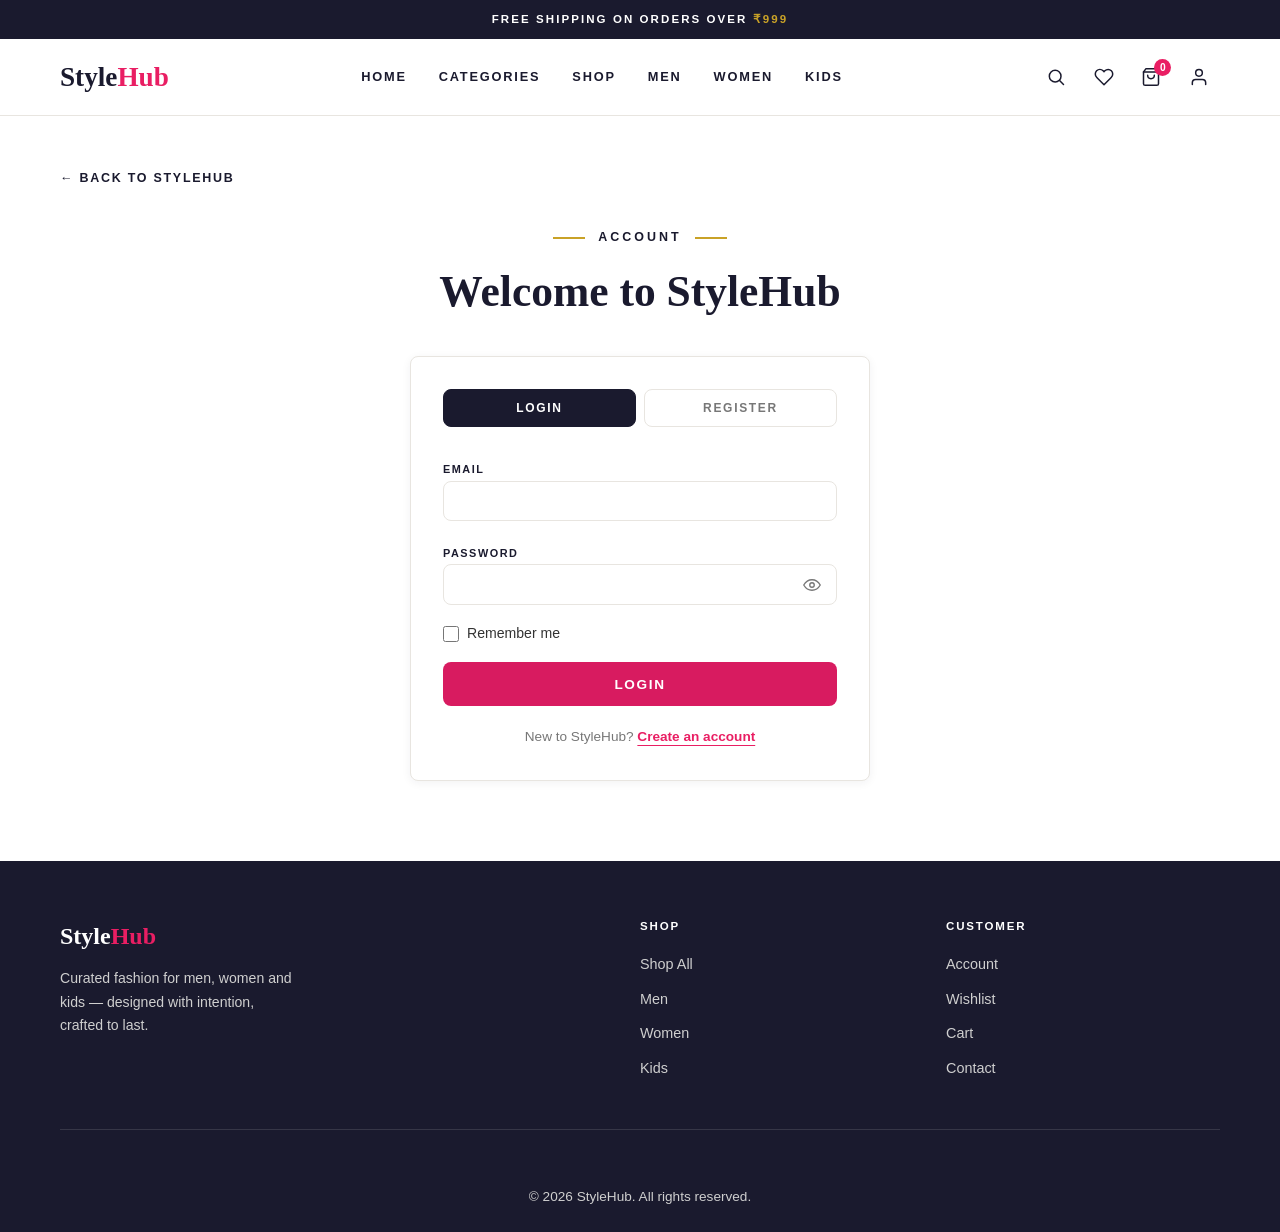
<file: account.html>
<!DOCTYPE html>
<html lang="en">
<head>
    <meta charset="UTF-8" />
    <meta name="viewport" content="width=device-width, initial-scale=1.0" />
    <meta name="description" content="Log in or create your StyleHub account to manage orders, your wishlist and more." />
    <title>Account | StyleHub</title>
    <link rel="stylesheet" href="css/style.css" />
    <script src="js/script.js" defer></script>
</head>

<body data-page="account">
    <a class="skip-link" href="#main-content">Skip to main content</a>

    <div class="announcement-bar" role="region" aria-label="Store announcement">
        <p class="announcement-bar__text">
            Free shipping on orders over <span class="announcement-bar__highlight">₹999</span>
        </p>
    </div>

    <header id="site-header" class="site-header">
        <div class="header__inner container">
            <button id="nav-toggle" class="nav-toggle" type="button" aria-label="Open menu" aria-expanded="false" aria-controls="primary-navigation">
                <span class="nav-toggle__bar"></span>
                <span class="nav-toggle__bar"></span>
                <span class="nav-toggle__bar"></span>
            </button>

            <a href="index.html" class="logo" aria-label="StyleHub - go to homepage">Style<span class="logo__accent">Hub</span></a>

            <nav id="primary-navigation" class="main-nav" aria-label="Primary navigation">
                <ul class="main-nav__list">
                    <li><a class="main-nav__link" href="index.html">Home</a></li>
                    <li><a class="main-nav__link" href="index.html#categories">Categories</a></li>
                    <li><a class="main-nav__link" href="index.html#shop">Shop</a></li>
                    <li><a class="main-nav__link" href="index.html#mens-collection">Men</a></li>
                    <li><a class="main-nav__link" href="index.html#womens-collection">Women</a></li>
                    <li><a class="main-nav__link" href="index.html#kids-collection">Kids</a></li>
                </ul>
            </nav>

            <div class="header-actions">
                <a class="header-action" href="search.html" aria-label="Search"><svg class="header-action__icon" width="20" height="20" viewBox="0 0 24 24" fill="none" stroke="currentColor" stroke-width="1.8" stroke-linecap="round" stroke-linejoin="round" aria-hidden="true" focusable="false"><circle cx="11" cy="11" r="7" /><line x1="21" y1="21" x2="16.3" y2="16.3" /></svg></a>
                <a class="header-action" href="wishlist.html" aria-label="Wishlist"><svg class="header-action__icon" width="20" height="20" viewBox="0 0 24 24" fill="none" stroke="currentColor" stroke-width="1.8" stroke-linecap="round" stroke-linejoin="round" aria-hidden="true" focusable="false"><path d="M20.84 4.61a5.5 5.5 0 0 0-7.78 0L12 5.67l-1.06-1.06a5.5 5.5 0 0 0-7.78 7.78l1.06 1.06L12 21.23l7.78-7.78 1.06-1.06a5.5 5.5 0 0 0 0-7.78z" /></svg></a>
                <a class="header-action" href="cart.html" aria-label="Shopping bag"><svg class="header-action__icon" width="20" height="20" viewBox="0 0 24 24" fill="none" stroke="currentColor" stroke-width="1.8" stroke-linecap="round" stroke-linejoin="round" aria-hidden="true" focusable="false"><path d="M6 2 3 6v14a2 2 0 0 0 2 2h14a2 2 0 0 0 2-2V6l-3-4z" /><line x1="3" y1="6" x2="21" y2="6" /><path d="M16 10a4 4 0 0 1-8 0" /></svg><span id="cart-count" class="cart-count">0</span></a>
                <a class="header-action" href="account.html" aria-label="My account"><svg class="header-action__icon" width="20" height="20" viewBox="0 0 24 24" fill="none" stroke="currentColor" stroke-width="1.8" stroke-linecap="round" stroke-linejoin="round" aria-hidden="true" focusable="false"><path d="M20 21v-2a4 4 0 0 0-4-4H8a4 4 0 0 0-4 4v2" /><circle cx="12" cy="7" r="4" /></svg></a>
            </div>
        </div>
    </header>

    <main id="main-content">
        <section id="account" class="account-page" aria-labelledby="account-heading">
            <div class="container">

                <a class="page-back" href="index.html">&larr; Back to StyleHub</a>

                <header class="featured__header account__header">
                    <p class="featured__eyebrow">Account</p>
                    <h2 id="account-heading" class="featured__title">Welcome to StyleHub</h2>
                </header>

                <!-- Logged-out: authentication card -->
                <div class="account-card" id="account-auth">
                    <div class="account-tabs" aria-label="Choose login or register">
                        <button type="button" id="account-tab-login" class="account-tab is-active" aria-pressed="true">Login</button>
                        <button type="button" id="account-tab-register" class="account-tab" aria-pressed="false">Register</button>
                    </div>

                    <!-- Login form -->
                    <form class="account-form" id="account-login-form" novalidate>
                        <div class="account-field">
                            <label class="shop-filter__label" for="login-email">Email</label>
                            <input type="email" id="login-email" class="checkout-field__input" autocomplete="email" />
                        </div>

                        <div class="account-field">
                            <label class="shop-filter__label" for="login-password">Password</label>
                            <div class="account-field__wrap">
                                <input type="password" id="login-password" class="checkout-field__input" autocomplete="current-password" />
                                <button type="button" id="login-password-toggle" class="account-password-toggle" aria-label="Show password" aria-pressed="false">
                                    <svg viewBox="0 0 24 24" width="18" height="18" fill="none" stroke="currentColor" stroke-width="1.8" stroke-linecap="round" stroke-linejoin="round" aria-hidden="true" focusable="false"><path d="M1 12s4-7 11-7 11 7 11 7-4 7-11 7-11-7-11-7z"/><circle cx="12" cy="12" r="3"/></svg>
                                </button>
                            </div>
                        </div>

                        <label class="account-remember">
                            <input type="checkbox" id="login-remember" />
                            <span>Remember me</span>
                        </label>

                        <p class="account-form__message" id="account-login-message" role="alert" hidden></p>

                        <button type="button" id="account-login-submit" class="btn btn--accent account-form__submit">Login</button>

                        <p class="account-form__switch">New to StyleHub?
                            <a href="#account" id="account-switch-register">Create an account</a>
                        </p>
                    </form>

                    <!-- Register form -->
                    <form class="account-form" id="account-register-form" hidden novalidate>
                        <div class="account-field">
                            <label class="shop-filter__label" for="register-name">Full Name</label>
                            <input type="text" id="register-name" class="checkout-field__input" autocomplete="name" />
                        </div>

                        <div class="account-field">
                            <label class="shop-filter__label" for="register-email">Email</label>
                            <input type="email" id="register-email" class="checkout-field__input" autocomplete="email" />
                        </div>

                        <div class="account-field">
                            <label class="shop-filter__label" for="register-phone">Phone</label>
                            <input type="tel" id="register-phone" class="checkout-field__input" autocomplete="tel" inputmode="numeric" />
                        </div>

                        <div class="account-field">
                            <label class="shop-filter__label" for="register-password">Password</label>
                            <div class="account-field__wrap">
                                <input type="password" id="register-password" class="checkout-field__input" autocomplete="new-password" />
                                <button type="button" id="register-password-toggle" class="account-password-toggle" aria-label="Show password" aria-pressed="false">
                                    <svg viewBox="0 0 24 24" width="18" height="18" fill="none" stroke="currentColor" stroke-width="1.8" stroke-linecap="round" stroke-linejoin="round" aria-hidden="true" focusable="false"><path d="M1 12s4-7 11-7 11 7 11 7-4 7-11 7-11-7-11-7z"/><circle cx="12" cy="12" r="3"/></svg>
                                </button>
                            </div>
                        </div>

                        <div class="account-field">
                            <label class="shop-filter__label" for="register-confirm">Confirm Password</label>
                            <div class="account-field__wrap">
                                <input type="password" id="register-confirm" class="checkout-field__input" autocomplete="new-password" />
                                <button type="button" id="register-confirm-toggle" class="account-password-toggle" aria-label="Show password" aria-pressed="false">
                                    <svg viewBox="0 0 24 24" width="18" height="18" fill="none" stroke="currentColor" stroke-width="1.8" stroke-linecap="round" stroke-linejoin="round" aria-hidden="true" focusable="false"><path d="M1 12s4-7 11-7 11 7 11 7-4 7-11 7-11-7-11-7z"/><circle cx="12" cy="12" r="3"/></svg>
                                </button>
                            </div>
                        </div>

                        <p class="account-form__message" id="account-register-message" role="alert" hidden></p>

                        <button type="button" id="account-register-submit" class="btn btn--accent account-form__submit">Register</button>

                        <p class="account-form__switch">Already have an account?
                            <a href="#account" id="account-switch-login">Log in instead</a>
                        </p>
                    </form>
                </div>

                <!-- Logged-in: account dashboard -->
                <div class="account-dashboard" id="account-logged-in" hidden>
                    <div class="account-dashboard__head">
                        <div>
                            <p class="featured__eyebrow">My Account</p>
                            <h3 class="account-logged-in__greeting">Hello, <span id="account-user-name"></span></h3>
                            <p class="account-logged-in__email" id="account-user-email"></p>
                        </div>
                        <button type="button" id="account-logout" class="btn btn--primary account-logout">Logout</button>
                    </div>

                    <!-- Profile -->
                    <section class="account-panel" aria-labelledby="account-profile-title">
                        <h4 class="account-panel__title" id="account-profile-title">Profile</h4>
                        <dl class="account-profile">
                            <div class="account-profile__row"><dt>Name</dt><dd id="account-profile-name"></dd></div>
                            <div class="account-profile__row"><dt>Email</dt><dd id="account-profile-email"></dd></div>
                            <div class="account-profile__row"><dt>Phone</dt><dd id="account-profile-phone"></dd></div>
                        </dl>
                    </section>

                    <!-- Order history -->
                    <section class="account-panel" aria-labelledby="account-orders-title">
                        <h4 class="account-panel__title" id="account-orders-title">Order History</h4>
                        <div id="account-orders">
                            <!-- Rendered by JavaScript -->
                        </div>
                    </section>

                    <!-- Wishlist -->
                    <section class="account-panel" aria-labelledby="account-wishlist-title">
                        <h4 class="account-panel__title" id="account-wishlist-title">Wishlist</h4>
                        <div class="product-grid account-wishlist-grid" id="account-wishlist-grid">
                            <!-- Rendered by JavaScript -->
                        </div>
                        <p class="account-empty-note" id="account-wishlist-empty" hidden>Your wishlist is empty — tap the heart on any product to save it.</p>
                    </section>

                    <!-- Saved addresses -->
                    <section class="account-panel" aria-labelledby="account-addresses-title">
                        <h4 class="account-panel__title" id="account-addresses-title">Saved Addresses</h4>
                        <div id="account-addresses">
                            <!-- Rendered by JavaScript -->
                        </div>
                        <p class="account-empty-note" id="account-addresses-empty" hidden>No saved addresses yet.</p>
                        <div class="account-address-add">
                            <label class="visually-hidden" for="account-address-input">New address</label>
                            <input type="text" id="account-address-input" class="checkout-field__input" placeholder="Add a new address..." />
                            <button type="button" id="account-address-add" class="cart-coupon__apply">Add</button>
                        </div>
                        <p class="account-form__message" id="account-address-message" role="status" hidden></p>
                    </section>

                    <!-- Size preferences -->
                    <section class="account-panel" aria-labelledby="account-sizes-title">
                        <h4 class="account-panel__title" id="account-sizes-title">Size Preferences</h4>
                        <p class="account-panel__hint">Tap to save your usual sizes.</p>
                        <div class="detail-option__choices" id="account-size-preferences">
                            <!-- Rendered by JavaScript -->
                        </div>
                    </section>
                </div>
            </div>
        </section>
    </main>

    <footer id="site-footer" class="site-footer">
        <div class="container">
            <div class="footer__grid footer__grid--sub">
                <div class="footer__brand">
                    <p class="footer__logo">Style<span>Hub</span></p>
                    <p class="footer__description">Curated fashion for men, women and kids — designed with intention, crafted to last.</p>
                </div>
                <nav class="footer__column" aria-label="Shop links">
                    <h3 class="footer__column-title">Shop</h3>
                    <ul class="footer__links">
                        <li><a href="index.html#shop">Shop All</a></li>
                        <li><a href="index.html#mens-collection">Men</a></li>
                        <li><a href="index.html#womens-collection">Women</a></li>
                        <li><a href="index.html#kids-collection">Kids</a></li>
                    </ul>
                </nav>
                <nav class="footer__column" aria-label="Customer links">
                    <h3 class="footer__column-title">Customer</h3>
                    <ul class="footer__links">
                        <li><a href="account.html">Account</a></li>
                        <li><a href="wishlist.html">Wishlist</a></li>
                        <li><a href="cart.html">Cart</a></li>
                        <li><a href="index.html#contact">Contact</a></li>
                    </ul>
                </nav>
            </div>
            <div class="footer__bottom">
                <p>&copy; <span id="copyright-year">2026</span> StyleHub. All rights reserved.</p>
            </div>
        </div>
    </footer>
</body>
</html>
</file>
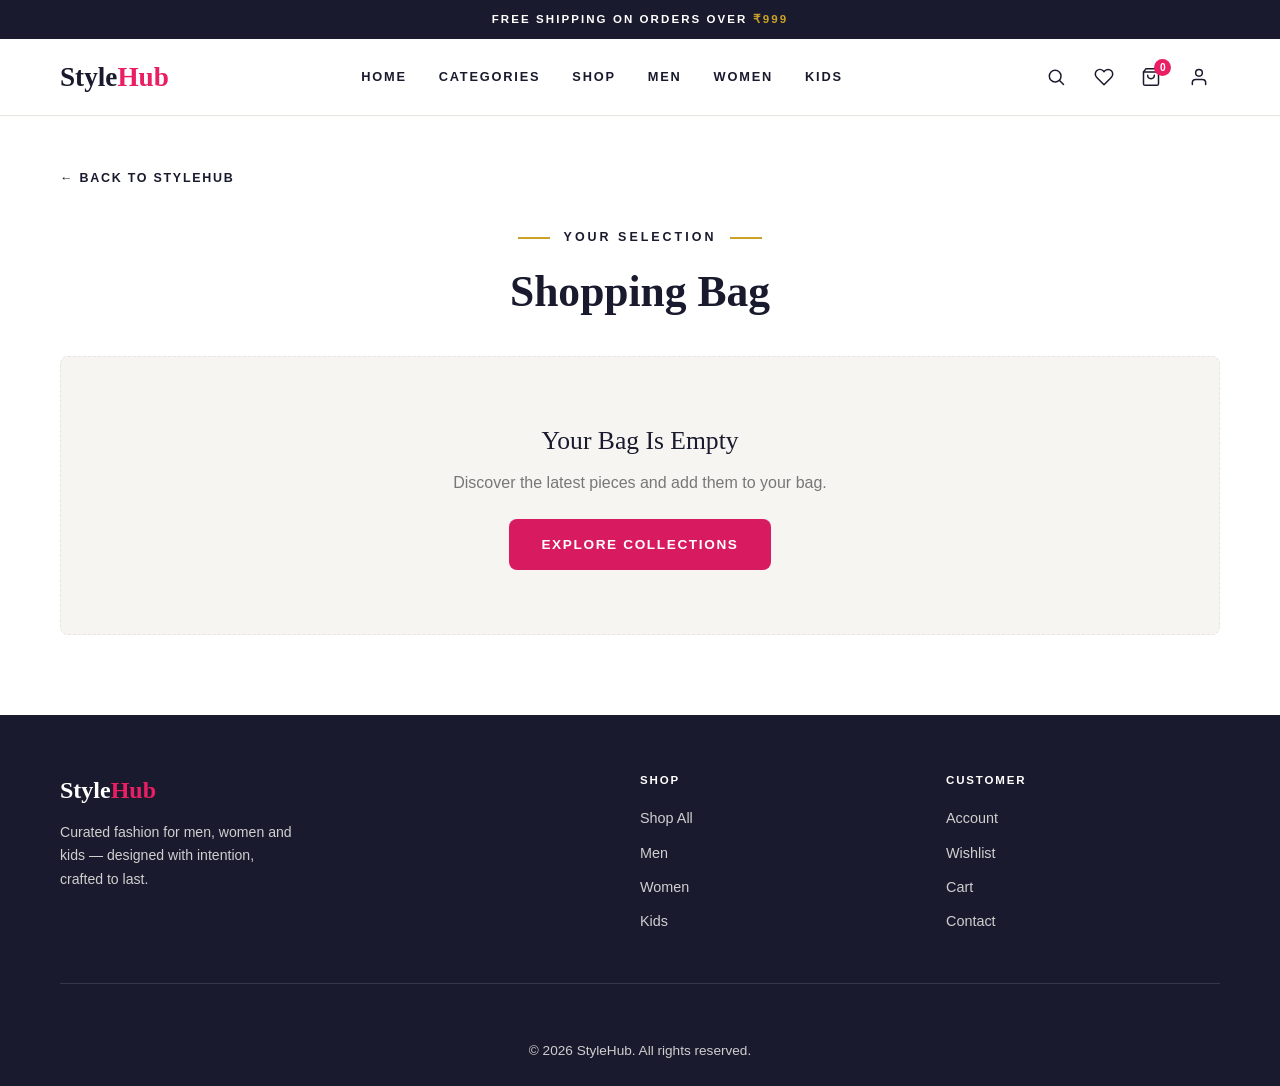
<file: cart.html>
<!DOCTYPE html>
<html lang="en">
<head>
    <meta charset="UTF-8" />
    <meta name="viewport" content="width=device-width, initial-scale=1.0" />
    <meta name="description" content="Your StyleHub shopping bag — review items, quantities and totals before checkout." />
    <title>Shopping Bag | StyleHub</title>
    <link rel="stylesheet" href="css/style.css" />
    <script src="js/script.js" defer></script>
</head>

<body data-page="cart">
    <a class="skip-link" href="#main-content">Skip to main content</a>

    <div class="announcement-bar" role="region" aria-label="Store announcement">
        <p class="announcement-bar__text">
            Free shipping on orders over <span class="announcement-bar__highlight">₹999</span>
        </p>
    </div>

    <header id="site-header" class="site-header">
        <div class="header__inner container">
            <button id="nav-toggle" class="nav-toggle" type="button" aria-label="Open menu" aria-expanded="false" aria-controls="primary-navigation">
                <span class="nav-toggle__bar"></span>
                <span class="nav-toggle__bar"></span>
                <span class="nav-toggle__bar"></span>
            </button>

            <a href="index.html" class="logo" aria-label="StyleHub - go to homepage">Style<span class="logo__accent">Hub</span></a>

            <nav id="primary-navigation" class="main-nav" aria-label="Primary navigation">
                <ul class="main-nav__list">
                    <li><a class="main-nav__link" href="index.html">Home</a></li>
                    <li><a class="main-nav__link" href="index.html#categories">Categories</a></li>
                    <li><a class="main-nav__link" href="index.html#shop">Shop</a></li>
                    <li><a class="main-nav__link" href="index.html#mens-collection">Men</a></li>
                    <li><a class="main-nav__link" href="index.html#womens-collection">Women</a></li>
                    <li><a class="main-nav__link" href="index.html#kids-collection">Kids</a></li>
                </ul>
            </nav>

            <div class="header-actions">
                <a class="header-action" href="search.html" aria-label="Search"><svg class="header-action__icon" width="20" height="20" viewBox="0 0 24 24" fill="none" stroke="currentColor" stroke-width="1.8" stroke-linecap="round" stroke-linejoin="round" aria-hidden="true" focusable="false"><circle cx="11" cy="11" r="7" /><line x1="21" y1="21" x2="16.3" y2="16.3" /></svg></a>
                <a class="header-action" href="wishlist.html" aria-label="Wishlist"><svg class="header-action__icon" width="20" height="20" viewBox="0 0 24 24" fill="none" stroke="currentColor" stroke-width="1.8" stroke-linecap="round" stroke-linejoin="round" aria-hidden="true" focusable="false"><path d="M20.84 4.61a5.5 5.5 0 0 0-7.78 0L12 5.67l-1.06-1.06a5.5 5.5 0 0 0-7.78 7.78l1.06 1.06L12 21.23l7.78-7.78 1.06-1.06a5.5 5.5 0 0 0 0-7.78z" /></svg></a>
                <a class="header-action" href="cart.html" aria-label="Shopping bag"><svg class="header-action__icon" width="20" height="20" viewBox="0 0 24 24" fill="none" stroke="currentColor" stroke-width="1.8" stroke-linecap="round" stroke-linejoin="round" aria-hidden="true" focusable="false"><path d="M6 2 3 6v14a2 2 0 0 0 2 2h14a2 2 0 0 0 2-2V6l-3-4z" /><line x1="3" y1="6" x2="21" y2="6" /><path d="M16 10a4 4 0 0 1-8 0" /></svg><span id="cart-count" class="cart-count">0</span></a>
                <a class="header-action" href="account.html" aria-label="My account"><svg class="header-action__icon" width="20" height="20" viewBox="0 0 24 24" fill="none" stroke="currentColor" stroke-width="1.8" stroke-linecap="round" stroke-linejoin="round" aria-hidden="true" focusable="false"><path d="M20 21v-2a4 4 0 0 0-4-4H8a4 4 0 0 0-4 4v2" /><circle cx="12" cy="7" r="4" /></svg></a>
            </div>
        </div>
    </header>

    <main id="main-content">
        <section id="cart" class="cart-page" aria-labelledby="cart-heading">
            <div class="container">

                <a class="page-back" href="index.html">&larr; Back to StyleHub</a>

                <header class="featured__header cart__header">
                    <p class="featured__eyebrow">Your Selection</p>
                    <h2 id="cart-heading" class="featured__title">Shopping Bag</h2>
                </header>

                <!-- Empty state -->
                <div class="cart-empty" id="cart-empty" hidden>
                    <p class="cart-empty__title">Your Bag Is Empty</p>
                    <p class="cart-empty__text">Discover the latest pieces and add them to your bag.</p>
                    <a class="btn btn--accent" href="index.html#shop">Explore Collections</a>
                </div>

                <!-- Cart content (rendered by JavaScript) -->
                <div class="cart-layout" id="cart-layout" hidden>
                    <div class="cart-items" id="cart-items">
                        <!-- Item rows rendered by renderCart() -->
                    </div>

                    <aside class="cart-summary" aria-label="Order summary">
                        <h3 class="cart-summary__title">Order Summary</h3>

                        <div class="cart-coupon">
                            <label class="shop-filter__label" for="cart-coupon-input">Coupon code</label>
                            <div class="cart-coupon__row">
                                <input type="text" id="cart-coupon-input" class="cart-coupon__input"
                                       placeholder="e.g. STYLE10" autocomplete="off" />
                                <button type="button" id="cart-coupon-apply" class="cart-coupon__apply">Apply</button>
                            </div>
                            <p class="cart-coupon__message" id="cart-coupon-message" role="status" hidden></p>
                        </div>

                        <dl class="cart-totals">
                            <div class="cart-totals__row">
                                <dt>Subtotal</dt>
                                <dd id="cart-subtotal"></dd>
                            </div>
                            <div class="cart-totals__row">
                                <dt>Shipping</dt>
                                <dd id="cart-shipping"></dd>
                            </div>
                            <div class="cart-totals__row" id="cart-discount-row" hidden>
                                <dt>Discount (<span id="cart-discount-code"></span>)</dt>
                                <dd id="cart-discount"></dd>
                            </div>
                            <div class="cart-totals__row cart-totals__row--total">
                                <dt>Total</dt>
                                <dd id="cart-total"></dd>
                            </div>
                        </dl>

                        <a class="btn btn--accent cart-summary__checkout" id="cart-checkout" href="index.html#checkout">Proceed to Checkout</a>
                        <a class="cart-summary__continue" href="index.html#shop">Continue Shopping</a>
                    </aside>
                </div>

            </div>
        </section>
    </main>

    <footer id="site-footer" class="site-footer">
        <div class="container">
            <div class="footer__grid footer__grid--sub">
                <div class="footer__brand">
                    <p class="footer__logo">Style<span>Hub</span></p>
                    <p class="footer__description">Curated fashion for men, women and kids — designed with intention, crafted to last.</p>
                </div>
                <nav class="footer__column" aria-label="Shop links">
                    <h3 class="footer__column-title">Shop</h3>
                    <ul class="footer__links">
                        <li><a href="index.html#shop">Shop All</a></li>
                        <li><a href="index.html#mens-collection">Men</a></li>
                        <li><a href="index.html#womens-collection">Women</a></li>
                        <li><a href="index.html#kids-collection">Kids</a></li>
                    </ul>
                </nav>
                <nav class="footer__column" aria-label="Customer links">
                    <h3 class="footer__column-title">Customer</h3>
                    <ul class="footer__links">
                        <li><a href="account.html">Account</a></li>
                        <li><a href="wishlist.html">Wishlist</a></li>
                        <li><a href="cart.html">Cart</a></li>
                        <li><a href="index.html#contact">Contact</a></li>
                    </ul>
                </nav>
            </div>
            <div class="footer__bottom">
                <p>&copy; <span id="copyright-year">2026</span> StyleHub. All rights reserved.</p>
            </div>
        </div>
    </footer>
</body>
</html>
</file>
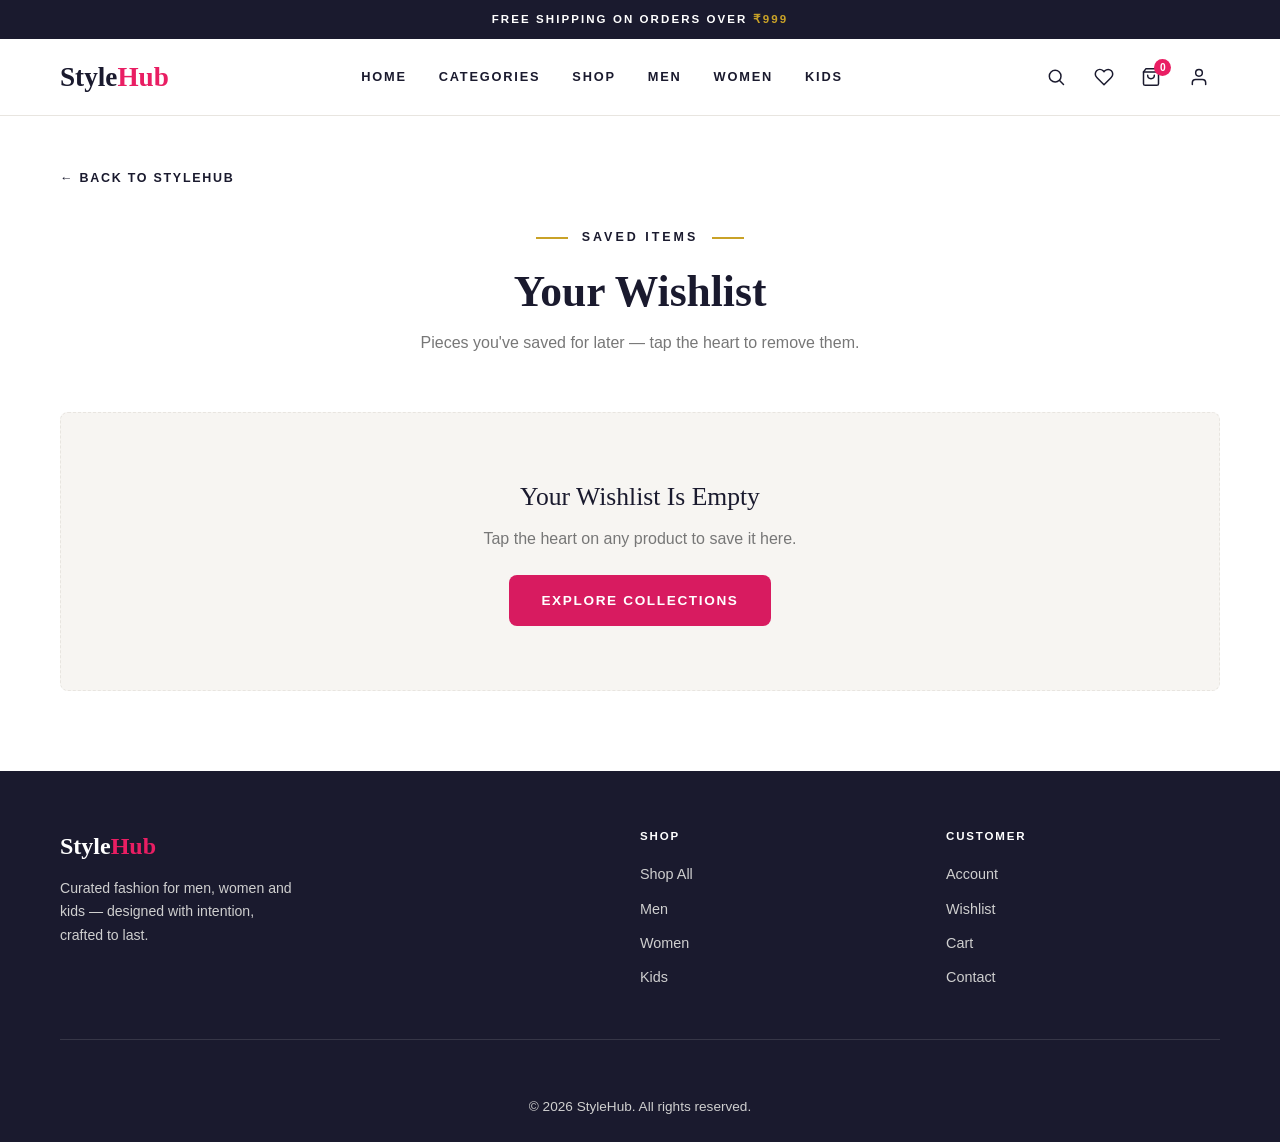
<file: wishlist.html>
<!DOCTYPE html>
<html lang="en">
<head>
    <meta charset="UTF-8" />
    <meta name="viewport" content="width=device-width, initial-scale=1.0" />
    <meta name="description" content="Your saved StyleHub wishlist — fashion pieces you love, ready when you are." />
    <title>Wishlist | StyleHub</title>
    <link rel="stylesheet" href="css/style.css" />
    <script src="js/script.js" defer></script>
</head>

<body data-page="wishlist">
    <a class="skip-link" href="#main-content">Skip to main content</a>

    <div class="announcement-bar" role="region" aria-label="Store announcement">
        <p class="announcement-bar__text">
            Free shipping on orders over <span class="announcement-bar__highlight">₹999</span>
        </p>
    </div>

    <header id="site-header" class="site-header">
        <div class="header__inner container">
            <button id="nav-toggle" class="nav-toggle" type="button" aria-label="Open menu" aria-expanded="false" aria-controls="primary-navigation">
                <span class="nav-toggle__bar"></span>
                <span class="nav-toggle__bar"></span>
                <span class="nav-toggle__bar"></span>
            </button>

            <a href="index.html" class="logo" aria-label="StyleHub - go to homepage">Style<span class="logo__accent">Hub</span></a>

            <nav id="primary-navigation" class="main-nav" aria-label="Primary navigation">
                <ul class="main-nav__list">
                    <li><a class="main-nav__link" href="index.html">Home</a></li>
                    <li><a class="main-nav__link" href="index.html#categories">Categories</a></li>
                    <li><a class="main-nav__link" href="index.html#shop">Shop</a></li>
                    <li><a class="main-nav__link" href="index.html#mens-collection">Men</a></li>
                    <li><a class="main-nav__link" href="index.html#womens-collection">Women</a></li>
                    <li><a class="main-nav__link" href="index.html#kids-collection">Kids</a></li>
                </ul>
            </nav>

            <div class="header-actions">
                <a class="header-action" href="search.html" aria-label="Search"><svg class="header-action__icon" width="20" height="20" viewBox="0 0 24 24" fill="none" stroke="currentColor" stroke-width="1.8" stroke-linecap="round" stroke-linejoin="round" aria-hidden="true" focusable="false"><circle cx="11" cy="11" r="7" /><line x1="21" y1="21" x2="16.3" y2="16.3" /></svg></a>
                <a class="header-action" href="wishlist.html" aria-label="Wishlist"><svg class="header-action__icon" width="20" height="20" viewBox="0 0 24 24" fill="none" stroke="currentColor" stroke-width="1.8" stroke-linecap="round" stroke-linejoin="round" aria-hidden="true" focusable="false"><path d="M20.84 4.61a5.5 5.5 0 0 0-7.78 0L12 5.67l-1.06-1.06a5.5 5.5 0 0 0-7.78 7.78l1.06 1.06L12 21.23l7.78-7.78 1.06-1.06a5.5 5.5 0 0 0 0-7.78z" /></svg></a>
                <a class="header-action" href="cart.html" aria-label="Shopping bag"><svg class="header-action__icon" width="20" height="20" viewBox="0 0 24 24" fill="none" stroke="currentColor" stroke-width="1.8" stroke-linecap="round" stroke-linejoin="round" aria-hidden="true" focusable="false"><path d="M6 2 3 6v14a2 2 0 0 0 2 2h14a2 2 0 0 0 2-2V6l-3-4z" /><line x1="3" y1="6" x2="21" y2="6" /><path d="M16 10a4 4 0 0 1-8 0" /></svg><span id="cart-count" class="cart-count">0</span></a>
                <a class="header-action" href="account.html" aria-label="My account"><svg class="header-action__icon" width="20" height="20" viewBox="0 0 24 24" fill="none" stroke="currentColor" stroke-width="1.8" stroke-linecap="round" stroke-linejoin="round" aria-hidden="true" focusable="false"><path d="M20 21v-2a4 4 0 0 0-4-4H8a4 4 0 0 0-4 4v2" /><circle cx="12" cy="7" r="4" /></svg></a>
            </div>
        </div>
    </header>

    <main id="main-content">
        <section class="section wishlist-page" aria-labelledby="wishlist-heading">
            <div class="container">

                <a class="page-back" href="index.html">&larr; Back to StyleHub</a>

                <header class="featured__header wishlist-page__header">
                    <p class="featured__eyebrow">Saved Items</p>
                    <h2 id="wishlist-heading" class="featured__title">Your Wishlist</h2>
                    <p class="featured__description">Pieces you've saved for later — tap the heart to remove them.</p>
                </header>

                <div class="product-grid" id="wishlist-page-grid">
                    <!-- Rendered by JavaScript from the shared wishlist -->
                </div>

                <div class="cart-empty" id="wishlist-page-empty" hidden>
                    <p class="cart-empty__title">Your Wishlist Is Empty</p>
                    <p class="cart-empty__text">Tap the heart on any product to save it here.</p>
                    <a class="btn btn--accent" href="index.html#shop">Explore Collections</a>
                </div>

            </div>
        </section>
    </main>

    <footer id="site-footer" class="site-footer">
        <div class="container">
            <div class="footer__grid footer__grid--sub">
                <div class="footer__brand">
                    <p class="footer__logo">Style<span>Hub</span></p>
                    <p class="footer__description">Curated fashion for men, women and kids — designed with intention, crafted to last.</p>
                </div>
                <nav class="footer__column" aria-label="Shop links">
                    <h3 class="footer__column-title">Shop</h3>
                    <ul class="footer__links">
                        <li><a href="index.html#shop">Shop All</a></li>
                        <li><a href="index.html#mens-collection">Men</a></li>
                        <li><a href="index.html#womens-collection">Women</a></li>
                        <li><a href="index.html#kids-collection">Kids</a></li>
                    </ul>
                </nav>
                <nav class="footer__column" aria-label="Customer links">
                    <h3 class="footer__column-title">Customer</h3>
                    <ul class="footer__links">
                        <li><a href="account.html">Account</a></li>
                        <li><a href="wishlist.html">Wishlist</a></li>
                        <li><a href="cart.html">Cart</a></li>
                        <li><a href="index.html#contact">Contact</a></li>
                    </ul>
                </nav>
            </div>
            <div class="footer__bottom">
                <p>&copy; <span id="copyright-year">2026</span> StyleHub. All rights reserved.</p>
            </div>
        </div>
    </footer>
</body>
</html>
</file>
<file: css/style.css>
/* ============================================================
   StyleHub — Main Stylesheet
   ------------------------------------------------------------
   TABLE OF CONTENTS
   1. Design tokens (CSS custom properties)
   2. Reset & base styles
   3. Utilities (container, buttons, section titles)
   4. Announcement bar, header & navigation
   5. Hero
   6. Category showcase
   7. Featured Products
   8. Product Collections
   9. Shop & Product Discovery
   10. Product Detail
   11. Shopping Cart
   12. Checkout
   13. Account / Authentication
   14. Promotional banner
   15. About
   16. Newsletter
   17. Footer
   18. Accessibility helpers
   19. Responsive adjustments
   ============================================================ */

/* ---------- 1. Design tokens ---------- */
:root {
    /* StyleHub brand palette */
    --color-primary: #E91E63;    /* brand pink: accents, badges, hovers   */
    --color-primary-deep: #D81B60; /* deeper pink: AA contrast w/ white text */
    --color-dark:    #1A1A2E;    /* deep navy: text, bars, footer         */
    --color-gold:    #C9A227;    /* luxury gold accent                    */
    --color-light:   #FFFFFF;    /* white                                 */

    /* Neutrals */
    --color-bg:      #FFFFFF;    /* page background                       */
    --color-surface: #F7F5F2;    /* soft section / hover background       */
    --color-border:  #E8E5E0;    /* subtle dividers and outlines          */
    --color-text:    #333333;
    --color-muted:   #777777;

    /* Typography */
    --font-sans:  "Segoe UI", "Helvetica Neue", Arial, sans-serif;
    --font-serif: Georgia, "Times New Roman", serif;   /* logo & display   */

    /* Layout & effects */
    --container-width: 1200px;
    --header-height: 76px;
    --radius: 8px;
    --shadow: 0 2px 10px rgba(26, 26, 46, 0.06);
    --shadow-header: 0 6px 18px rgba(26, 26, 46, 0.10);
}

/* ---------- 2. Reset & base styles ---------- */
*,
*::before,
*::after {
    box-sizing: border-box;
    margin: 0;
    padding: 0;
}

html {
    scroll-behavior: smooth;

    /* Keeps anchor jumps (#home, #about, ...) from landing underneath
       the sticky header */
    scroll-padding-top: 96px;
}

body {
    font-family: var(--font-sans);
    color: var(--color-text);
    background: var(--color-bg);
    line-height: 1.6;
}

img {
    max-width: 100%;
    display: block;
}

a {
    color: inherit;
    text-decoration: none;
}

ul {
    list-style: none;
}

button {
    font-family: inherit;
    cursor: pointer;
}

/* ---------- 3. Utilities ---------- */
.container {
    max-width: var(--container-width);
    margin-inline: auto;
    padding-inline: 1.25rem;
}

.section {
    padding-block: 4rem;
}

.section-title {
    text-align: center;
    font-size: 1.75rem;
    color: var(--color-dark);
    margin-bottom: 2.5rem;
}

.btn {
    display: inline-block;
    padding: 0.9rem 2rem;
    border: none;
    border-radius: var(--radius);
    font-size: 0.85rem;
    font-weight: 700;
    letter-spacing: 0.12em;
    text-transform: uppercase;
    transition: background-color 0.3s ease, color 0.3s ease,
        box-shadow 0.3s ease, transform 0.3s ease;
}

/* Subtle lift on hover for every button */
.btn:hover {
    transform: translateY(-2px);
}

.btn--primary {
    background: var(--color-dark);
    color: var(--color-light);
}
.btn--primary:hover {
    background: var(--color-primary);
}

.btn--light {
    background: #ffffff;
    color: var(--color-dark);
}
.btn--light:hover {
    background: var(--color-gold);
    color: var(--color-dark);
}

/* Solid brand-pink button (hero primary CTA) */
.btn--accent {
    background: var(--color-primary-deep);
    color: var(--color-light);
}
.btn--accent:hover {
    background: var(--color-dark);
}

/* Transparent button with a dark border (hero secondary CTA) */
.btn--outline {
    background: transparent;
    color: var(--color-dark);
    box-shadow: inset 0 0 0 2px var(--color-dark);
}
.btn--outline:hover {
    background: var(--color-dark);
    color: var(--color-light);
}

/* ---------- 4. Announcement bar, header & navigation ---------- */

/* 4.1 Top announcement bar (scrolls away — the header below stays sticky) */
.announcement-bar {
    background: var(--color-dark);
    color: var(--color-light);
    text-align: center;
    padding: 0.65rem 1rem;
}

.announcement-bar__text {
    font-size: 0.72rem;
    font-weight: 600;
    letter-spacing: 0.18em;
    text-transform: uppercase;
}

.announcement-bar__highlight {
    color: var(--color-gold);
}

/* 4.2 Sticky main header (stays visible while scrolling) */
.site-header {
    position: sticky;
    top: 0;
    z-index: 1000;
    background: var(--color-light);
    border-bottom: 1px solid var(--color-border);
    transition: box-shadow 0.3s ease;
}

/* Subtle shadow added by JavaScript once the page is scrolled */
.site-header.is-scrolled {
    box-shadow: var(--shadow-header);
}

.header__inner {
    display: flex;
    align-items: center;
    gap: 1.25rem;
    min-height: var(--header-height);
}

/* 4.3 Logo / wordmark */
.logo {
    font-family: var(--font-serif);
    font-size: 1.7rem;
    font-weight: 700;
    line-height: 1;
    color: var(--color-dark);
}

.logo__accent {
    color: var(--color-primary);
}

/* 4.4 Primary navigation (desktop row) */
.main-nav {
    margin-inline: auto;   /* keeps the menu centred between logo and icons */
}

.main-nav__list {
    display: flex;
    align-items: center;
    gap: 2rem;
}

.main-nav__link {
    position: relative;
    display: inline-block;
    padding: 0.4rem 0;
    font-size: 0.8rem;
    font-weight: 600;
    letter-spacing: 0.14em;
    text-transform: uppercase;
    color: var(--color-dark);
    transition: color 0.3s ease;
}

/* Thin underline that grows in on hover / keyboard focus */
.main-nav__link::after {
    content: "";
    position: absolute;
    left: 0;
    bottom: 0;
    width: 100%;
    height: 2px;
    background: var(--color-primary);
    transform: scaleX(0);
    transform-origin: left;
    transition: transform 0.3s ease;
}

.main-nav__link:hover,
.main-nav__link:focus-visible {
    color: var(--color-primary);
}

.main-nav__link:hover::after,
.main-nav__link:focus-visible::after {
    transform: scaleX(1);
}

/* "Sale" link stands out in brand pink */
.main-nav__link--sale {
    color: var(--color-primary);
}

.main-nav__link--sale:hover {
    color: var(--color-dark);
}

/* 4.5 Action icons: search / wishlist / shopping bag / account */
.header-actions {
    display: flex;
    align-items: center;
    gap: 0.35rem;
}

.header-action {
    position: relative;
    display: inline-flex;
    align-items: center;
    justify-content: center;
    width: 42px;
    height: 42px;
    border: none;
    border-radius: 50%;
    background: transparent;
    color: var(--color-dark);
    transition: color 0.3s ease, background-color 0.3s ease;
}

.header-action:hover,
.header-action:focus-visible {
    color: var(--color-primary);
    background: var(--color-surface);
}

.header-action__icon {
    display: block;
}

/* Cart count badge (initially 0 — updated later by JavaScript) */
.cart-count {
    position: absolute;
    top: 3px;
    right: 1px;
    display: flex;
    align-items: center;
    justify-content: center;
    min-width: 17px;
    height: 17px;
    padding: 0 4px;
    background: var(--color-primary);
    color: var(--color-light);
    border-radius: 999px;
    font-size: 0.64rem;
    font-weight: 700;
    line-height: 1;
}

/* 4.6 Hamburger button (hidden on desktop, shown below 992px) */
.nav-toggle {
    display: none;
    flex-direction: column;
    align-items: center;
    justify-content: center;
    gap: 5px;
    width: 42px;
    height: 42px;
    border: none;
    border-radius: 50%;
    background: transparent;
    transition: background-color 0.3s ease;
}

.nav-toggle:hover {
    background: var(--color-surface);
}

.nav-toggle__bar {
    width: 22px;
    height: 2px;
    background: var(--color-dark);
    border-radius: 2px;
    transition: transform 0.3s ease, opacity 0.3s ease;
}

/* The three bars morph into an "X" while the menu is open */
.nav-toggle.is-active .nav-toggle__bar:nth-child(1) {
    transform: translateY(7px) rotate(45deg);
}

.nav-toggle.is-active .nav-toggle__bar:nth-child(2) {
    opacity: 0;
}

.nav-toggle.is-active .nav-toggle__bar:nth-child(3) {
    transform: translateY(-7px) rotate(-45deg);
}

/* 4.7 Mobile navigation: below 992px the nav becomes a dropdown panel */
@media (max-width: 992px) {
    /* Push the action icons to the right (the nav leaves the flow here) */
    .header-actions {
        margin-left: auto;
    }

    /* Show the hamburger button */
    .nav-toggle {
        display: inline-flex;
    }

    /* Collapsed panel sitting flush below the header */
    .main-nav {
        position: absolute;
        top: 100%;
        left: 0;
        right: 0;
        max-height: 0;
        overflow: hidden;
        visibility: hidden;
        background: var(--color-light);
        border-top: 1px solid var(--color-border);
        box-shadow: var(--shadow-header);
        transition: max-height 0.35s ease, visibility 0.35s ease;
    }

    /* JavaScript toggles .is-open to open / close the panel */
    .main-nav.is-open {
        max-height: 420px;
        visibility: visible;
    }

    /* Stack the links as comfortable full-width tap targets */
    .main-nav__list {
        flex-direction: column;
        align-items: stretch;
        gap: 0;
        padding: 0.5rem 0 0.75rem;
    }

    .main-nav__link {
        display: block;
        padding: 0.95rem 1.5rem;
        border-bottom: 1px solid var(--color-border);
    }

    .main-nav__list li:last-child .main-nav__link {
        border-bottom: none;
    }

    /* The desktop underline effect is not used inside the panel */
    .main-nav__link::after {
        content: none;
    }
}

/* 4.8 Small-screen refinements (phones) */
@media (max-width: 640px) {
    .logo {
        font-size: 1.45rem;
    }

    .header-actions {
        gap: 0;
    }

    .header-action {
        width: 38px;
        height: 38px;
    }

    .announcement-bar__text {
        font-size: 0.65rem;
        letter-spacing: 0.12em;
    }
}

/* ---------- 5. Hero ---------- */

/* 5.1 Section layout: two columns — content 45% / media 55% */
.hero {
    background: var(--color-bg);
    overflow-x: clip;   /* safety net: the hero can never cause horizontal scroll */
}

.hero__inner {
    display: grid;
    grid-template-columns: minmax(0, 45fr) minmax(0, 55fr);
    align-items: stretch;
    gap: clamp(2.5rem, 6vw, 5rem);
    min-height: 650px;
    padding-block: 4rem 5rem;
}

/* 5.2 Left column: hero content (vertically centred) */
.hero__content {
    display: flex;
    flex-direction: column;
    justify-content: center;
    align-items: flex-start;
    animation: hero-fade-up 0.7s ease-out both;
}

/* Small eyebrow label with a gold rule */
.hero__eyebrow {
    display: flex;
    align-items: center;
    gap: 0.85rem;
    font-size: 0.78rem;
    font-weight: 700;
    letter-spacing: 0.24em;
    text-transform: uppercase;
    color: var(--color-dark);
}

.hero__eyebrow::before {
    content: "";
    width: 2.75rem;
    height: 2px;
    background: var(--color-gold);
}

.hero__title {
    margin: 1.4rem 0 1.5rem;
    font-family: var(--font-serif);
    font-size: clamp(2.4rem, 4.6vw, 4rem);
    font-weight: 700;
    line-height: 1.1;
    color: var(--color-dark);
    max-width: 14ch;
}

/* Pink italic accent on the last word of the heading */
.hero__title-accent {
    color: var(--color-primary);
    font-style: italic;
}

.hero__description {
    max-width: 46ch;
    font-size: 1.05rem;
    line-height: 1.75;
    color: var(--color-muted);
}

.hero__actions {
    display: flex;
    flex-wrap: wrap;
    gap: 1rem;
    margin-top: 2.25rem;
}

/* Small supporting note under the buttons */
.hero__note {
    display: flex;
    align-items: center;
    gap: 0.6rem;
    margin-top: 1.6rem;
    font-size: 0.85rem;
    color: var(--color-muted);
}

.hero__note::before {
    content: "";
    width: 1.25rem;
    height: 1px;
    background: var(--color-gold);
}

/* 5.3 Right column: hero media */
.hero__media {
    position: relative;
    min-height: 480px;
    animation: hero-fade-up 0.7s ease-out 0.15s both;
}

/* Offset gold hairline frame behind the photo */
.hero__media::before {
    content: "";
    position: absolute;
    top: 1.25rem;
    right: 1.5rem;
    bottom: -1.25rem;
    left: -1rem;
    border: 1px solid var(--color-gold);
    border-radius: var(--radius);
}

/* Clipping wrapper so the hover zoom stays inside the rounded image */
.hero__frame {
    position: absolute;
    inset: 0;
    overflow: hidden;
    border-radius: var(--radius);
    background: var(--color-surface);   /* visible while the image loads */
}

.hero__image {
    width: 100%;
    height: 100%;
    object-fit: cover;
    object-position: center top;
    transition: transform 0.7s ease;
}

/* Subtle zoom on hover */
.hero__media:hover .hero__image {
    transform: scale(1.04);
}

/* Small floating label on the photo */
.hero__badge {
    position: absolute;
    right: 1.25rem;
    bottom: 1.25rem;
    z-index: 2;
    display: flex;
    flex-direction: column;
    gap: 0.1rem;
    padding: 0.75rem 1.1rem;
    background: var(--color-light);
    border-radius: 6px;
    box-shadow: 0 10px 24px rgba(26, 26, 46, 0.16);
    animation: hero-fade-up 0.7s ease-out 0.4s both;
}

.hero__badge-title {
    display: flex;
    align-items: center;
    gap: 0.45rem;
    font-size: 0.72rem;
    font-weight: 700;
    letter-spacing: 0.14em;
    text-transform: uppercase;
    color: var(--color-dark);
}

.hero__badge-title::before {
    content: "";
    width: 7px;
    height: 7px;
    border-radius: 50%;
    background: var(--color-gold);
}

.hero__badge-sub {
    font-size: 0.72rem;
    letter-spacing: 0.05em;
    color: var(--color-muted);
}

/* 5.4 Entrance animation: one subtle fade-up, nothing more */
@keyframes hero-fade-up {
    from {
        opacity: 0;
        transform: translateY(16px);
    }
    to {
        opacity: 1;
        transform: translateY(0);
    }
}

/* Respect users who prefer reduced motion */
@media (prefers-reduced-motion: reduce) {
    .hero__content,
    .hero__media,
    .hero__badge {
        animation: none;
    }

    .hero__media:hover .hero__image {
        transform: none;
    }
}

/* 5.5 Tablet: keep two columns, reduce spacing */
@media (max-width: 992px) {
    .hero__inner {
        gap: 2.5rem;
        min-height: 560px;
        padding-block: 3rem 3.5rem;
    }

    .hero__media {
        min-height: 420px;
    }
}

/* 5.6 Mobile: single column, content first, easy-to-tap buttons */
@media (max-width: 768px) {
    .hero__inner {
        grid-template-columns: 1fr;
        gap: 2.75rem;
        min-height: 0;
        padding-block: 3rem 3.5rem;
    }

    .hero__title {
        font-size: clamp(2.1rem, 8.5vw, 2.6rem);
    }

    .hero__actions .btn {
        flex: 1 1 auto;
        text-align: center;
    }

    .hero__media {
        min-height: 380px;
    }

    .hero__media::before {
        top: 1rem;
        right: 1.25rem;
        bottom: -1rem;
        left: -0.75rem;
    }

    .hero__badge {
        right: 1rem;
        bottom: 1rem;
    }
}

/* ---------- 6. Category showcase ---------- */

/* 6.1 Section header (eyebrow + title + supporting text).
   Shared with the Featured Products header (see section 7). */
.categories__header,
.featured__header {
    max-width: 640px;
    margin: 0 auto 3.5rem;
    text-align: center;
}

.categories__eyebrow,
.featured__eyebrow {
    display: inline-flex;
    align-items: center;
    gap: 0.85rem;
    font-size: 0.78rem;
    font-weight: 700;
    letter-spacing: 0.24em;
    text-transform: uppercase;
    color: var(--color-dark);
}

/* Short gold rules on both sides of the eyebrow */
.categories__eyebrow::before,
.categories__eyebrow::after,
.featured__eyebrow::before,
.featured__eyebrow::after {
    content: "";
    width: 2rem;
    height: 2px;
    background: var(--color-gold);
}

.categories__title,
.featured__title {
    margin: 1.1rem 0 0.9rem;
    font-family: var(--font-serif);
    font-size: clamp(1.9rem, 3.4vw, 2.75rem);
    font-weight: 700;
    line-height: 1.15;
    color: var(--color-dark);
}

.categories__description,
.featured__description {
    color: var(--color-muted);
}

/* 6.2 Card grid: three equal columns on desktop */
.categories__grid {
    display: grid;
    grid-template-columns: repeat(3, minmax(0, 1fr));
    gap: 2rem;
}

/* 6.3 Category card (the whole card is one large link) */
.category-card__link {
    position: relative;
    display: block;
    height: 100%;
    min-height: 360px;
    border-radius: var(--radius);
    overflow: hidden;
    background: var(--color-surface);   /* visible while the image loads */
}

/* Elegant dark gradient so the bottom text stays readable */
.category-card__link::after {
    content: "";
    position: absolute;
    inset: 0;
    z-index: 1;
    background: linear-gradient(
        180deg,
        rgba(26, 26, 46, 0) 45%,
        rgba(26, 26, 46, 0.85) 100%
    );
    opacity: 0.95;
    transition: opacity 0.4s ease;
}

.category-card__image {
    position: absolute;
    inset: 0;
    width: 100%;
    height: 100%;
    object-fit: cover;
    transition: transform 0.6s ease;
}

/* Bottom content overlay */
.category-card__content {
    position: absolute;
    right: 0;
    bottom: 0;
    left: 0;
    z-index: 2;
    padding: 1.5rem 1.6rem;
}

.category-card__title {
    font-family: var(--font-serif);
    font-size: 1.7rem;
    color: var(--color-light);
}

.category-card__description {
    margin-top: 0.3rem;
    font-size: 0.92rem;
    color: rgba(255, 255, 255, 0.85);
}

.category-card__cta {
    display: inline-block;
    margin-top: 0.9rem;
    font-size: 0.78rem;
    font-weight: 700;
    letter-spacing: 0.16em;
    text-transform: uppercase;
    color: var(--color-light);
    text-decoration: underline;
    text-decoration-color: var(--color-gold);
    text-underline-offset: 6px;
}

/* The arrow nudges forward on hover / keyboard focus */
.category-card__arrow {
    display: inline-block;
    margin-left: 0.35rem;
    transition: transform 0.3s ease;
}

/* 6.4 Hover & keyboard focus states */
.category-card__link:hover::after,
.category-card__link:focus-visible::after {
    opacity: 1;
}

.category-card__link:hover .category-card__image,
.category-card__link:focus-visible .category-card__image {
    transform: scale(1.05);
}

.category-card__link:hover .category-card__arrow,
.category-card__link:focus-visible .category-card__arrow {
    transform: translateX(4px);
}

/* Clear, high-contrast focus ring for keyboard users */
.category-card__link:focus-visible {
    outline: 2px solid var(--color-primary);
    outline-offset: 4px;
}

/* 6.5 Respect reduced-motion preferences */
@media (prefers-reduced-motion: reduce) {
    .category-card__image,
    .category-card__arrow,
    .category-card__link::after {
        transition: none;
    }

    .category-card__link:hover .category-card__image,
    .category-card__link:focus-visible .category-card__image {
        transform: none;
    }

    .category-card__link:hover .category-card__arrow,
    .category-card__link:focus-visible .category-card__arrow {
        transform: none;
    }
}

/* 6.6 Tablet: three cards, gracefully reduced dimensions */
@media (max-width: 992px) {
    .categories__grid {
        gap: 1.25rem;
    }

    .category-card__link {
        min-height: 310px;
    }

    .category-card__content {
        padding: 1.25rem 1.35rem;
    }

    .category-card__title {
        font-size: 1.5rem;
    }

    .category-card__description {
        font-size: 0.85rem;
    }
}

/* 6.7 Mobile: single column, comfortable heights */
@media (max-width: 600px) {
    .categories__grid {
        grid-template-columns: 1fr;
        gap: 1.5rem;
    }

    .category-card__link {
        min-height: 400px;
    }

    .category-card__content {
        padding: 1.25rem 1.4rem;
    }
}

/* 6.8 Product grid base (used by the upcoming product sections) */
.product-grid {
    display: grid;
    grid-template-columns: repeat(auto-fit, minmax(240px, 1fr));
    gap: 1.5rem;
}

/* ---------- 7. Featured Products ---------- */

/* 7.1 Section grid: 4 columns desktop / 3 tablet / 2 mobile */
.featured .product-grid {
    grid-template-columns: repeat(4, minmax(0, 1fr));
    gap: 1.75rem;
}

/* 7.2 Product card */
.product-card {
    position: relative;
    display: flex;
    flex-direction: column;
    background: var(--color-light);
    border: 1px solid var(--color-border);
    border-radius: var(--radius);
    overflow: hidden;
    transition: transform 0.3s ease, box-shadow 0.3s ease;
}

.product-card:hover {
    transform: translateY(-4px);
    box-shadow: 0 14px 28px rgba(26, 26, 46, 0.10);
}

/* 7.3 Product media (image, badge, wishlist heart) */
.product-card__media {
    position: relative;
    aspect-ratio: 3 / 4;
    overflow: hidden;
    background: var(--color-surface);
}

.product-card__image {
    width: 100%;
    height: 100%;
    object-fit: cover;
    transition: transform 0.6s ease;
}

/* Subtle zoom on hover and when the card contains keyboard focus */
.product-card:hover .product-card__image,
.product-card:focus-within .product-card__image {
    transform: scale(1.05);
}

/* Wishlist heart button */
.product-card__wishlist {
    position: absolute;
    top: 0.75rem;
    right: 0.75rem;
    z-index: 2;
    display: inline-flex;
    align-items: center;
    justify-content: center;
    width: 38px;
    height: 38px;
    border: none;
    border-radius: 50%;
    background: rgba(255, 255, 255, 0.92);
    color: var(--color-dark);
    box-shadow: 0 2px 8px rgba(26, 26, 46, 0.18);
    transition: color 0.3s ease, transform 0.3s ease;
}

.product-card__wishlist:hover {
    color: var(--color-primary);
    transform: scale(1.08);
}

.product-card__wishlist:focus-visible {
    outline: 2px solid var(--color-primary);
    outline-offset: 2px;
}

/* Wishlisted (active) state: filled pink heart */
.product-card__wishlist.is-active {
    color: var(--color-primary);
}

.product-card__wishlist.is-active .product-card__heart {
    fill: var(--color-primary);
    stroke: var(--color-primary);
}

/* Product badge (NEW / SALE / BESTSELLER) */
.product-card__badge {
    position: absolute;
    top: 0.8rem;
    left: 0.8rem;
    z-index: 2;
    padding: 0.28rem 0.6rem;
    border-radius: 4px;
    font-size: 0.62rem;
    font-weight: 700;
    letter-spacing: 0.14em;
    text-transform: uppercase;
    color: var(--color-light);
    background: var(--color-primary);
}

.product-card__badge--sale {
    background: var(--color-dark);
}

.product-card__badge--bestseller {
    background: var(--color-gold);
    color: var(--color-dark);
}

/* 7.4 Card body: brand, name, rating, price, CTA */
.product-card__body {
    display: flex;
    flex-direction: column;
    flex-grow: 1;
    padding: 1rem 1.1rem 1.2rem;
}

.product-card__brand {
    font-size: 0.66rem;
    font-weight: 700;
    letter-spacing: 0.16em;
    text-transform: uppercase;
    color: var(--color-muted);
}

.product-card__name {
    margin-top: 0.25rem;
    font-size: 1rem;
    font-weight: 600;
    line-height: 1.35;
    color: var(--color-dark);
}

/* Star rating (gold fill clipped over a soft gray track) */
.product-card__rating {
    display: flex;
    align-items: center;
    gap: 0.35rem;
    margin-top: 0.4rem;
    font-size: 0.8rem;
    color: var(--color-dark);
}

.product-card__stars {
    position: relative;
    display: inline-block;
    line-height: 0;
}

.product-card__stars .star {
    width: 13px;
    height: 13px;
    margin-right: 1px;
}

.product-card__stars-bg .star {
    fill: #dcd8d1;
}

.product-card__stars-fill {
    position: absolute;
    top: 0;
    left: 0;
    overflow: hidden;
    white-space: nowrap;
}

.product-card__stars-fill .star {
    fill: var(--color-gold);
}

.product-card__reviews {
    color: var(--color-muted);
}

/* Prices: current price, original price, discount pill */
.product-card__pricing {
    display: flex;
    align-items: baseline;
    flex-wrap: wrap;
    gap: 0.45rem;
    margin-top: 0.5rem;
    margin-bottom: 0.9rem;
}

.product-card__price {
    font-size: 1.05rem;
    font-weight: 700;
    color: var(--color-dark);
}

.product-card__price-original {
    font-size: 0.85rem;
    color: var(--color-muted);
    text-decoration: line-through;
}

.product-card__discount {
    padding: 0.12rem 0.45rem;
    border-radius: 4px;
    font-size: 0.68rem;
    font-weight: 700;
    color: var(--color-primary-deep);
    background: #fbe9f1;
}

/* Add to bag button */
.product-card__add {
    margin-top: auto;   /* keeps buttons aligned across cards */
    padding: 0.75rem 1rem;
    border: none;
    border-radius: var(--radius);
    background: var(--color-dark);
    color: var(--color-light);
    font-family: inherit;
    font-size: 0.74rem;
    font-weight: 700;
    letter-spacing: 0.16em;
    text-transform: uppercase;
    transition: background-color 0.3s ease;
}

.product-card__add:hover {
    background: var(--color-primary-deep);
}

.product-card__add:focus-visible {
    outline: 2px solid var(--color-primary);
    outline-offset: 2px;
}

/* 7.5 Toast confirmation ("Added to your bag") */
.toast {
    position: fixed;
    bottom: 1.5rem;
    left: 50%;
    z-index: 2000;
    transform: translateX(-50%) translateY(10px);
    padding: 0.7rem 1.4rem;
    border-radius: 999px;
    background: var(--color-dark);
    color: var(--color-light);
    font-size: 0.85rem;
    box-shadow: 0 12px 26px rgba(26, 26, 46, 0.25);
    opacity: 0;
    pointer-events: none;
    transition: opacity 0.3s ease, transform 0.3s ease;
}

.toast.is-visible {
    opacity: 1;
    transform: translateX(-50%) translateY(0);
}

/* 7.6 Responsive: 3 columns tablet, 2 compact columns mobile */
@media (max-width: 992px) {
    .featured .product-grid {
        grid-template-columns: repeat(3, minmax(0, 1fr));
        gap: 1.25rem;
    }
}

@media (max-width: 600px) {
    .featured .product-grid {
        grid-template-columns: repeat(2, minmax(0, 1fr));
        gap: 0.9rem;
    }

    .product-card__body {
        padding: 0.75rem 0.8rem 0.9rem;
    }

    .product-card__name {
        font-size: 0.85rem;
    }

    .product-card__rating {
        font-size: 0.7rem;
    }

    .product-card__stars .star {
        width: 11px;
        height: 11px;
    }

    .product-card__price {
        font-size: 0.95rem;
    }

    .product-card__price-original {
        font-size: 0.72rem;
    }

    .product-card__discount {
        font-size: 0.6rem;
    }

    .product-card__add {
        padding: 0.6rem 0.4rem;
        font-size: 0.62rem;
        letter-spacing: 0.1em;
    }

    .product-card__wishlist {
        width: 32px;
        height: 32px;
        top: 0.5rem;
        right: 0.5rem;
    }

    .product-card__badge {
        top: 0.55rem;
        left: 0.55rem;
        font-size: 0.55rem;
    }
}

/* 7.7 Respect reduced-motion preferences */
@media (prefers-reduced-motion: reduce) {
    .product-card,
    .product-card__image {
        transition: none;
    }

    .product-card:hover {
        transform: none;
    }

    .product-card:hover .product-card__image,
    .product-card:focus-within .product-card__image {
        transform: none;
    }
}

/* ---------- 8. Product Collections ---------- */

/* 8.1 Collection sections: subtle background variation + left-aligned
   headers, so each destination feels distinct from Featured Products */
.collection--tint {
    background: var(--color-surface);
}

.collection__header {
    max-width: none;
    margin-bottom: 2rem;
    text-align: left;
}

/* Left-aligned headers use a single gold rule on the eyebrow */
.collection__header .featured__eyebrow::after {
    display: none;
}

.collection__view-all {
    display: inline-block;
    margin-top: 1rem;
    font-size: 0.72rem;
    font-weight: 700;
    letter-spacing: 0.16em;
    text-transform: uppercase;
    color: var(--color-dark);
    text-decoration: underline;
    text-decoration-color: var(--color-gold);
    text-underline-offset: 6px;
    transition: color 0.3s ease;
}

.collection__view-all:hover {
    color: var(--color-primary);
}

.collection__view-all:focus-visible {
    outline: 2px solid var(--color-primary);
    outline-offset: 4px;
}

/* 8.2 Meta row: active category label + dynamic style count */
.collection-meta {
    display: flex;
    align-items: center;
    justify-content: space-between;
    gap: 1rem;
    padding-top: 0.9rem;
    margin-bottom: 1.75rem;
    border-top: 1px solid var(--color-border);
}

.collection-meta__label {
    font-size: 0.72rem;
    font-weight: 700;
    letter-spacing: 0.18em;
    text-transform: uppercase;
    color: var(--color-dark);
}

.collection-meta__count {
    font-size: 0.8rem;
    color: var(--color-muted);
}

/* 8.3 Collection grids mirror the Featured grid: 4 / 3 / 2 columns */
.collection .product-grid {
    grid-template-columns: repeat(4, minmax(0, 1fr));
    gap: 1.75rem;
}

@media (max-width: 992px) {
    .collection .product-grid {
        grid-template-columns: repeat(3, minmax(0, 1fr));
        gap: 1.25rem;
    }
}

@media (max-width: 600px) {
    .collection .product-grid {
        grid-template-columns: repeat(2, minmax(0, 1fr));
        gap: 0.9rem;
    }

    .collection-meta {
        flex-wrap: wrap;
        row-gap: 0.2rem;
    }

    .collection-meta__label {
        font-size: 0.64rem;
    }

    .collection-meta__count {
        font-size: 0.72rem;
    }
}

/* 8.4 Respect reduced-motion preferences */
@media (prefers-reduced-motion: reduce) {
    .collection__view-all {
        transition: none;
    }
}

/* ---------- 9. Shop & Product Discovery ---------- */

/* 9.1 Search field */
.shop-search {
    position: relative;
    max-width: 640px;
    margin: 0 auto 2.25rem;
}

.shop-search__icon {
    position: absolute;
    top: 50%;
    left: 1.1rem;
    width: 18px;
    height: 18px;
    transform: translateY(-50%);
    color: var(--color-muted);
    pointer-events: none;
}

.shop-search__input {
    width: 100%;
    padding: 0.95rem 1.25rem 0.95rem 3rem;
    border: 1px solid var(--color-border);
    border-radius: 999px;
    background: var(--color-light);
    color: var(--color-dark);
    font-family: inherit;
    font-size: 0.95rem;
    transition: border-color 0.3s ease, box-shadow 0.3s ease;
}

.shop-search__input::placeholder {
    color: var(--color-muted);
}

.shop-search__input:focus {
    outline: none;
    border-color: var(--color-primary);
    box-shadow: 0 0 0 3px rgba(233, 30, 99, 0.12);
}

/* 9.2 Filter toolbar */
.shop-toolbar {
    display: flex;
    flex-wrap: wrap;
    align-items: flex-end;
    gap: 1.25rem 1.5rem;
    padding: 1.5rem;
    margin-bottom: 2rem;
    border: 1px solid var(--color-border);
    border-radius: var(--radius);
    background: var(--color-light);
}

.shop-filter {
    display: flex;
    flex-direction: column;
    gap: 0.35rem;
    flex-grow: 1;
    min-width: 150px;
}

.shop-filter--price {
    min-width: 200px;
}

.shop-filter--sort {
    min-width: 175px;
}

.shop-filter__label {
    font-size: 0.68rem;
    font-weight: 700;
    letter-spacing: 0.14em;
    text-transform: uppercase;
    color: var(--color-dark);
}

.shop-filter__price-value {
    color: var(--color-primary);
}

.shop-filter__select {
    width: 100%;
    padding: 0.6rem 2rem 0.6rem 0.75rem;
    border: 1px solid var(--color-border);
    border-radius: var(--radius);
    background-color: var(--color-light);
    background-image: url("data:image/svg+xml,%3Csvg xmlns='http://www.w3.org/2000/svg' viewBox='0 0 10 6'%3E%3Cpath d='M1 1l4 4 4-4' fill='none' stroke='%231A1A2E' stroke-width='1.5' stroke-linecap='round' stroke-linejoin='round'/%3E%3C/svg%3E");
    background-repeat: no-repeat;
    background-position: right 0.7rem center;
    background-size: 10px;
    appearance: none;
    color: var(--color-dark);
    font-family: inherit;
    font-size: 0.9rem;
    cursor: pointer;
    transition: border-color 0.3s ease;
}

.shop-filter__select:hover {
    border-color: var(--color-muted);
}

.shop-filter__select:focus-visible {
    outline: 2px solid var(--color-primary);
    outline-offset: 2px;
}

/* Price range slider */
.shop-filter__range {
    appearance: none;
    -webkit-appearance: none;
    width: 100%;
    height: 3px;
    margin-top: 0.9rem;
    border-radius: 999px;
    background: var(--color-border);
    cursor: pointer;
}

.shop-filter__range::-webkit-slider-thumb {
    appearance: none;
    -webkit-appearance: none;
    width: 18px;
    height: 18px;
    border-radius: 50%;
    background: var(--color-primary);
    border: 2px solid var(--color-light);
    box-shadow: 0 1px 4px rgba(26, 26, 46, 0.25);
    cursor: pointer;
    transition: transform 0.2s ease;
}

.shop-filter__range::-webkit-slider-thumb:hover {
    transform: scale(1.12);
}

.shop-filter__range::-moz-range-track {
    height: 3px;
    border-radius: 999px;
    background: var(--color-border);
}

.shop-filter__range::-moz-range-thumb {
    width: 18px;
    height: 18px;
    border-radius: 50%;
    background: var(--color-primary);
    border: 2px solid var(--color-light);
    cursor: pointer;
}

.shop-filter__range:focus-visible {
    outline: 2px solid var(--color-primary);
    outline-offset: 4px;
}

/* Clear All button */
.shop-clear {
    padding: 0.72rem 1.4rem;
    border: none;
    border-radius: var(--radius);
    background: var(--color-dark);
    color: var(--color-light);
    font-family: inherit;
    font-size: 0.7rem;
    font-weight: 700;
    letter-spacing: 0.16em;
    text-transform: uppercase;
    cursor: pointer;
    transition: background-color 0.3s ease;
}

.shop-clear:hover {
    background: var(--color-primary-deep);
}

.shop-clear:focus-visible {
    outline: 2px solid var(--color-primary);
    outline-offset: 2px;
}

/* 9.3 Empty state (no products match) */
.shop-empty {
    padding: 4rem 1.5rem;
    text-align: center;
    border: 1px dashed var(--color-border);
    border-radius: var(--radius);
    background: var(--color-surface);
}

.shop-empty__title {
    font-family: var(--font-serif);
    font-size: 1.5rem;
    color: var(--color-dark);
}

.shop-empty__text {
    margin-top: 0.5rem;
    color: var(--color-muted);
}

.shop-empty .btn {
    margin-top: 1.5rem;
}

/* 9.4 Shop grid mirrors Featured: 4 / 3 / 2 columns */
.shop .product-grid {
    grid-template-columns: repeat(4, minmax(0, 1fr));
    gap: 1.75rem;
}

@media (max-width: 992px) {
    .shop .product-grid {
        grid-template-columns: repeat(3, minmax(0, 1fr));
        gap: 1.25rem;
    }
}

@media (max-width: 600px) {
    .shop .product-grid {
        grid-template-columns: repeat(2, minmax(0, 1fr));
        gap: 0.9rem;
    }

    .shop-search {
        margin-bottom: 1.5rem;
    }

    /* Stack the toolbar comfortably on small screens */
    .shop-toolbar {
        flex-direction: column;
        align-items: stretch;
        gap: 1rem;
        padding: 1.1rem;
    }

    .shop-filter {
        min-width: 0;
    }
}

/* 9.5 Respect reduced-motion preferences */
@media (prefers-reduced-motion: reduce) {
    .shop-search__input,
    .shop-filter__select,
    .shop-clear,
    .shop-filter__range::-webkit-slider-thumb {
        transition: none;
    }
}

/* ---------- 10. Product Detail ---------- */

/* 10.0 Section shell (generous editorial spacing) */
.product-detail {
    padding-block: 3rem 5rem;
}

/* 10.1 Breadcrumb + back control */
.detail-breadcrumb {
    margin-bottom: 1.5rem;
}

.detail-breadcrumb__list {
    display: flex;
    flex-wrap: wrap;
    align-items: center;
    gap: 0.5rem;
    font-size: 0.78rem;
    letter-spacing: 0.08em;
    text-transform: uppercase;
    color: var(--color-muted);
}

.detail-breadcrumb__item {
    display: flex;
    align-items: center;
    gap: 0.5rem;
}

.detail-breadcrumb__item + .detail-breadcrumb__item::before {
    content: "/";
    color: var(--color-border);
}

.detail-breadcrumb__link {
    color: var(--color-muted);
    transition: color 0.3s ease;
}

.detail-breadcrumb__link:hover {
    color: var(--color-primary);
}

.detail-breadcrumb__link:focus-visible {
    outline: 2px solid var(--color-primary);
    outline-offset: 2px;
}

.detail-breadcrumb__item[aria-current="page"] {
    color: var(--color-dark);
    font-weight: 600;
}

.detail-back {
    display: inline-flex;
    align-items: center;
    gap: 0.4rem;
    margin-bottom: 2rem;
    padding: 0;
    border: none;
    background: none;
    font-family: inherit;
    font-size: 0.78rem;
    font-weight: 700;
    letter-spacing: 0.14em;
    text-transform: uppercase;
    color: var(--color-dark);
    cursor: pointer;
    transition: color 0.3s ease;
}

.detail-back:hover {
    color: var(--color-primary);
}

.detail-back:focus-visible {
    outline: 2px solid var(--color-primary);
    outline-offset: 4px;
}

/* 10.2 Detail layout: image 55% / information 45% */
.detail-layout {
    display: grid;
    grid-template-columns: minmax(0, 55fr) minmax(0, 45fr);
    gap: clamp(2.5rem, 5vw, 4.5rem);
    align-items: start;
    margin-bottom: 5rem;
}

.detail-media {
    position: relative;
    overflow: hidden;
    border-radius: var(--radius);
    background: var(--color-surface);
    aspect-ratio: 4 / 5;
}

.detail-media__image {
    display: block;
    width: 100%;
    height: 100%;
    object-fit: cover;
}

.detail-info__brand {
    font-size: 0.7rem;
    font-weight: 700;
    letter-spacing: 0.18em;
    text-transform: uppercase;
    color: var(--color-muted);
}

.detail-info__name {
    margin: 0.4rem 0 0.75rem;
    font-family: var(--font-serif);
    font-size: clamp(1.8rem, 3vw, 2.6rem);
    font-weight: 700;
    line-height: 1.15;
    color: var(--color-dark);
}

.detail-info__rating {
    display: flex;
    align-items: center;
    gap: 0.4rem;
    margin-bottom: 1.25rem;
    font-size: 0.85rem;
    color: var(--color-dark);
}

.detail-info__reviews {
    color: var(--color-muted);
}

.detail-info__pricing {
    display: flex;
    align-items: baseline;
    flex-wrap: wrap;
    gap: 0.6rem;
    margin-bottom: 1.5rem;
}

.detail-info__price {
    font-size: 1.5rem;
    font-weight: 700;
    color: var(--color-dark);
}

.detail-info__price-original {
    font-size: 1rem;
    color: var(--color-muted);
    text-decoration: line-through;
}

.detail-info__discount {
    padding: 0.15rem 0.5rem;
    border-radius: 4px;
    font-size: 0.7rem;
    font-weight: 700;
    color: var(--color-primary-deep);
    background: #fbe9f1;
}

.detail-info__description {
    max-width: 52ch;
    margin-bottom: 2rem;
    line-height: 1.75;
    color: var(--color-text);
}

/* 10.3 Color + size selectors */
.detail-option {
    margin-bottom: 1.75rem;
}

.detail-option__head {
    display: flex;
    align-items: center;
    justify-content: space-between;
    gap: 1rem;
}

.detail-option__label {
    font-size: 0.72rem;
    font-weight: 700;
    letter-spacing: 0.14em;
    text-transform: uppercase;
    color: var(--color-dark);
}

.detail-option__value {
    color: var(--color-muted);
    letter-spacing: 0.04em;
}

.detail-option__guide {
    padding: 0;
    border: none;
    background: none;
    font-family: inherit;
    font-size: 0.72rem;
    font-weight: 700;
    letter-spacing: 0.12em;
    text-transform: uppercase;
    color: var(--color-primary);
    text-decoration: underline;
    text-underline-offset: 4px;
    cursor: pointer;
    transition: color 0.3s ease;
}

.detail-option__guide:hover {
    color: var(--color-dark);
}

.detail-option__guide:focus-visible {
    outline: 2px solid var(--color-primary);
    outline-offset: 2px;
}

.detail-option__choices {
    display: flex;
    flex-wrap: wrap;
    gap: 0.6rem;
    margin-top: 0.75rem;
}

.detail-choice {
    min-width: 46px;
    padding: 0.55rem 0.9rem;
    border: 1px solid var(--color-border);
    border-radius: var(--radius);
    background: var(--color-light);
    color: var(--color-dark);
    font-family: inherit;
    font-size: 0.85rem;
    font-weight: 600;
    cursor: pointer;
    transition: border-color 0.3s ease, background-color 0.3s ease, color 0.3s ease;
}

.detail-choice:hover {
    border-color: var(--color-dark);
}

.detail-choice.is-selected {
    border-color: var(--color-primary);
    background: var(--color-primary);
    color: var(--color-light);
}

.detail-choice:focus-visible {
    outline: 2px solid var(--color-primary);
    outline-offset: 2px;
}

.detail-option__error {
    margin-top: 0.6rem;
    font-size: 0.82rem;
    font-weight: 600;
    color: var(--color-primary-deep);
}

/* 10.4 Quantity + action buttons */
.detail-actions {
    display: flex;
    flex-wrap: wrap;
    align-items: stretch;
    gap: 0.9rem;
    margin-top: 2rem;
}

.detail-quantity {
    display: inline-flex;
    align-items: center;
    border: 1px solid var(--color-border);
    border-radius: var(--radius);
    overflow: hidden;
}

.detail-quantity__btn {
    width: 44px;
    height: 48px;
    border: none;
    background: var(--color-light);
    color: var(--color-dark);
    font-size: 1.1rem;
    font-weight: 600;
    cursor: pointer;
    transition: background-color 0.3s ease;
}

.detail-quantity__btn:hover {
    background: var(--color-surface);
}

.detail-quantity__btn:focus-visible {
    outline: 2px solid var(--color-primary);
    outline-offset: -2px;
}

.detail-quantity__value {
    min-width: 40px;
    text-align: center;
    font-weight: 700;
    color: var(--color-dark);
}

.detail-actions__add {
    flex-grow: 1;
    min-width: 180px;
}

.detail-actions__wishlist {
    display: inline-flex;
    align-items: center;
    justify-content: center;
    gap: 0.5rem;
    padding: 0 1.5rem;
    border: 1px solid var(--color-border);
    border-radius: var(--radius);
    background: var(--color-light);
    color: var(--color-dark);
    font-family: inherit;
    font-size: 0.72rem;
    font-weight: 700;
    letter-spacing: 0.14em;
    text-transform: uppercase;
    cursor: pointer;
    transition: color 0.3s ease, border-color 0.3s ease;
}

.detail-actions__wishlist:hover {
    color: var(--color-primary);
    border-color: var(--color-primary);
}

.detail-actions__wishlist:focus-visible {
    outline: 2px solid var(--color-primary);
    outline-offset: 2px;
}

.detail-actions__wishlist.is-active {
    color: var(--color-primary);
    border-color: var(--color-primary);
}

.detail-actions__wishlist.is-active .product-card__heart {
    fill: currentColor;
}

/* 10.5 Related products */
.detail-related {
    border-top: 1px solid var(--color-border);
    padding-top: 3.5rem;
}

/* 10.6 Product card detail links (shared by every product grid) */
.product-card__detail {
    position: absolute;
    inset: 0;
    display: block;
}

.product-card__detail:focus-visible {
    outline: 2px solid var(--color-primary);
    outline-offset: -4px;
}

.product-card__name-link {
    color: inherit;
    transition: color 0.3s ease;
}

.product-card__name-link:hover {
    color: var(--color-primary);
}

.product-card__name-link:focus-visible {
    outline: 2px solid var(--color-primary);
    outline-offset: 2px;
    border-radius: 2px;
}

/* 10.7 Size guide modal */
.size-guide {
    position: fixed;
    inset: 0;
    z-index: 3000;
    display: flex;
    align-items: center;
    justify-content: center;
    padding: 1.5rem;
}

.size-guide[hidden] {
    display: none;
}

.size-guide__backdrop {
    position: absolute;
    inset: 0;
    background: rgba(26, 26, 46, 0.55);
}

.size-guide__dialog {
    position: relative;
    z-index: 1;
    width: min(480px, 100%);
    padding: 1.75rem;
    border-radius: var(--radius);
    background: var(--color-light);
    box-shadow: 0 24px 60px rgba(26, 26, 46, 0.3);
}

.size-guide__head {
    display: flex;
    align-items: center;
    justify-content: space-between;
    margin-bottom: 1.25rem;
}

.size-guide__title {
    font-family: var(--font-serif);
    font-size: 1.35rem;
    color: var(--color-dark);
}

.size-guide__close {
    width: 36px;
    height: 36px;
    border: none;
    border-radius: 50%;
    background: var(--color-surface);
    color: var(--color-dark);
    font-size: 1.2rem;
    line-height: 1;
    cursor: pointer;
    transition: background-color 0.3s ease, color 0.3s ease;
}

.size-guide__close:hover {
    background: var(--color-primary);
    color: var(--color-light);
}

.size-guide__close:focus-visible {
    outline: 2px solid var(--color-primary);
    outline-offset: 2px;
}

.size-guide__table {
    width: 100%;
    border-collapse: collapse;
    font-size: 0.88rem;
}

.size-guide__table th,
.size-guide__table td {
    padding: 0.6rem 0.5rem;
    border-bottom: 1px solid var(--color-border);
    text-align: left;
}

.size-guide__table thead th {
    font-size: 0.68rem;
    letter-spacing: 0.12em;
    text-transform: uppercase;
    color: var(--color-muted);
}

.size-guide__table tbody th {
    font-weight: 700;
    color: var(--color-dark);
}

.size-guide__table td {
    color: var(--color-text);
}

.size-guide__note {
    margin-top: 1rem;
    font-size: 0.8rem;
    color: var(--color-muted);
}

/* 10.8 Responsive detail layout */
@media (max-width: 900px) {
    .detail-layout {
        grid-template-columns: 1fr;
        gap: 2rem;
        margin-bottom: 3.5rem;
    }

    .detail-media {
        max-width: 560px;
    }
}

@media (max-width: 600px) {
    .detail-actions {
        flex-direction: column;
        align-items: stretch;
    }

    .detail-actions__add {
        min-width: 0;
        width: 100%;
    }

    .detail-actions__wishlist {
        justify-content: center;
        padding: 0.9rem 1.5rem;
    }

    .detail-quantity {
        align-self: flex-start;
    }
}

/* 10.9 Respect reduced-motion preferences */
@media (prefers-reduced-motion: reduce) {
    .detail-back,
    .detail-choice,
    .detail-actions__wishlist,
    .detail-quantity__btn,
    .detail-option__guide,
    .size-guide__close,
    .detail-breadcrumb__link {
        transition: none;
    }
}

/* ---------- 11. Shopping Cart ---------- */

/* 11.1 Page layout */
.cart-page {
    padding-block: 3rem 5rem;
}

.cart__header {
    margin-bottom: 2.5rem;
}

.cart-layout {
    display: grid;
    grid-template-columns: minmax(0, 1fr) 340px;
    gap: 2rem;
    align-items: start;
}

/* 11.2 Cart items */
.cart-items {
    display: flex;
    flex-direction: column;
    gap: 1.25rem;
}

.cart-item {
    display: grid;
    grid-template-columns: 96px minmax(0, 1fr) auto;
    gap: 1.25rem;
    padding: 1.25rem;
    border: 1px solid var(--color-border);
    border-radius: var(--radius);
    background: var(--color-light);
}

.cart-item__image {
    width: 96px;
    height: 120px;
    object-fit: cover;
    border-radius: var(--radius);
}

.cart-item__brand {
    font-size: 0.64rem;
    font-weight: 700;
    letter-spacing: 0.16em;
    text-transform: uppercase;
    color: var(--color-muted);
}

.cart-item__name {
    margin-top: 0.2rem;
    font-family: var(--font-serif);
    font-size: 1.15rem;
    color: var(--color-dark);
}

.cart-item__variant {
    margin-top: 0.15rem;
    font-size: 0.82rem;
    color: var(--color-muted);
}

.cart-item__price {
    margin-top: 0.35rem;
    font-size: 0.9rem;
    font-weight: 600;
    color: var(--color-dark);
}

.cart-item__controls {
    display: flex;
    flex-direction: column;
    align-items: flex-end;
    gap: 0.7rem;
}

.cart-item__quantity {
    display: inline-flex;
    align-items: center;
    border: 1px solid var(--color-border);
    border-radius: var(--radius);
    overflow: hidden;
}

.cart-item__quantity .detail-quantity__btn {
    width: 36px;
    height: 36px;
    font-size: 1rem;
}

.cart-item__quantity .detail-quantity__value {
    min-width: 32px;
    font-size: 0.9rem;
}

.cart-item__total {
    font-size: 1rem;
    font-weight: 700;
    color: var(--color-dark);
}

.cart-item__remove {
    padding: 0;
    border: none;
    background: none;
    font-family: inherit;
    font-size: 0.72rem;
    font-weight: 700;
    letter-spacing: 0.12em;
    text-transform: uppercase;
    color: var(--color-muted);
    text-decoration: underline;
    text-underline-offset: 4px;
    cursor: pointer;
    transition: color 0.3s ease;
}

.cart-item__remove:hover {
    color: var(--color-primary);
}

.cart-item__remove:focus-visible {
    outline: 2px solid var(--color-primary);
    outline-offset: 2px;
}

/* 11.3 Order summary */
.cart-summary {
    padding: 1.5rem;
    border: 1px solid var(--color-border);
    border-radius: var(--radius);
    background: var(--color-surface);
}

.cart-summary__title {
    margin-bottom: 1.25rem;
    font-family: var(--font-serif);
    font-size: 1.3rem;
    color: var(--color-dark);
}

.cart-coupon {
    padding-bottom: 1.25rem;
    border-bottom: 1px solid var(--color-border);
}

.cart-coupon__row {
    display: flex;
    gap: 0.5rem;
    margin-top: 0.4rem;
}

.cart-coupon__input {
    flex-grow: 1;
    min-width: 0;
    padding: 0.6rem 0.75rem;
    border: 1px solid var(--color-border);
    border-radius: var(--radius);
    background: var(--color-light);
    color: var(--color-dark);
    font-family: inherit;
    font-size: 0.88rem;
    text-transform: uppercase;
    transition: border-color 0.3s ease;
}

.cart-coupon__input:focus {
    outline: none;
    border-color: var(--color-primary);
}

.cart-coupon__input:focus-visible {
    outline: 2px solid var(--color-primary);
    outline-offset: 2px;
}

.cart-coupon__apply {
    padding: 0.6rem 1rem;
    border: none;
    border-radius: var(--radius);
    background: var(--color-dark);
    color: var(--color-light);
    font-family: inherit;
    font-size: 0.68rem;
    font-weight: 700;
    letter-spacing: 0.12em;
    text-transform: uppercase;
    cursor: pointer;
    transition: background-color 0.3s ease;
}

.cart-coupon__apply:hover {
    background: var(--color-primary-deep);
}

.cart-coupon__apply:focus-visible {
    outline: 2px solid var(--color-primary);
    outline-offset: 2px;
}

.cart-coupon__message {
    margin-top: 0.5rem;
    font-size: 0.8rem;
    font-weight: 600;
}

.cart-coupon__message.is-error {
    color: var(--color-primary-deep);
}

.cart-coupon__message.is-success {
    color: var(--color-dark);
}

.cart-totals {
    margin-top: 1.25rem;
}

.cart-totals__row {
    display: flex;
    justify-content: space-between;
    gap: 1rem;
    padding: 0.5rem 0;
    font-size: 0.92rem;
}

.cart-totals__row dt {
    color: var(--color-muted);
}

.cart-totals__row dd {
    font-weight: 600;
    color: var(--color-dark);
}

.cart-totals__row--discount dd {
    color: var(--color-primary-deep);
}

.cart-totals__row--total {
    margin-top: 0.5rem;
    padding-top: 0.9rem;
    border-top: 1px solid var(--color-border);
}

.cart-totals__row--total dt {
    font-size: 0.78rem;
    font-weight: 700;
    letter-spacing: 0.1em;
    text-transform: uppercase;
    color: var(--color-dark);
}

.cart-totals__row--total dd {
    font-size: 1.25rem;
    font-weight: 700;
}

.cart-summary__checkout {
    display: block;
    margin-top: 1.5rem;
    text-align: center;
}

.cart-summary__continue {
    display: block;
    margin-top: 1rem;
    font-size: 0.72rem;
    font-weight: 700;
    letter-spacing: 0.14em;
    text-transform: uppercase;
    color: var(--color-dark);
    text-decoration: underline;
    text-decoration-color: var(--color-gold);
    text-underline-offset: 6px;
    text-align: center;
    transition: color 0.3s ease;
}

.cart-summary__continue:hover {
    color: var(--color-primary);
}

.cart-summary__continue:focus-visible {
    outline: 2px solid var(--color-primary);
    outline-offset: 2px;
}

/* 11.4 Empty state */
.cart-empty {
    padding: 4rem 1.5rem;
    text-align: center;
    border: 1px dashed var(--color-border);
    border-radius: var(--radius);
    background: var(--color-surface);
}

.cart-empty__title {
    font-family: var(--font-serif);
    font-size: 1.6rem;
    color: var(--color-dark);
}

.cart-empty__text {
    margin-top: 0.5rem;
    color: var(--color-muted);
}

.cart-empty .btn {
    margin-top: 1.5rem;
}

/* 11.5 Responsive cart */
@media (max-width: 900px) {
    .cart-layout {
        grid-template-columns: 1fr;
    }
}

@media (max-width: 600px) {
    .cart-item {
        grid-template-columns: 72px minmax(0, 1fr);
    }

    .cart-item__image {
        width: 72px;
        height: 92px;
    }

    .cart-item__controls {
        grid-column: 1 / -1;
        flex-direction: row;
        align-items: center;
        justify-content: space-between;
    }
}

/* 11.6 Respect reduced-motion preferences */
@media (prefers-reduced-motion: reduce) {
    .cart-item__remove,
    .cart-coupon__apply,
    .cart-summary__continue {
        transition: none;
    }
}

/* ---------- 12. Checkout ---------- */

/* 12.1 Page layout */
.checkout-page {
    padding-block: 3rem 5rem;
}

.checkout__header {
    margin-bottom: 2.5rem;
}

.checkout-layout {
    display: grid;
    grid-template-columns: minmax(0, 1fr) 380px;
    gap: 2rem;
    align-items: start;
}

/* 12.2 Shipping form */
.checkout-form {
    padding: 1.5rem;
    border: 1px solid var(--color-border);
    border-radius: var(--radius);
    background: var(--color-light);
}

.checkout-form__title {
    margin-bottom: 1.25rem;
    font-family: var(--font-serif);
    font-size: 1.2rem;
    color: var(--color-dark);
}

.checkout-field {
    margin-bottom: 1.1rem;
}

.checkout-field__input {
    width: 100%;
    padding: 0.7rem 0.85rem;
    border: 1px solid var(--color-border);
    border-radius: var(--radius);
    background: var(--color-light);
    color: var(--color-dark);
    font-family: inherit;
    font-size: 0.92rem;
    transition: border-color 0.3s ease;
}

.checkout-field__input:focus {
    outline: none;
    border-color: var(--color-primary);
}

.checkout-field__input:focus-visible {
    outline: 2px solid var(--color-primary);
    outline-offset: 2px;
}

.checkout-field__input.is-invalid {
    border-color: var(--color-primary-deep);
}

.checkout-field__error {
    margin-top: 0.35rem;
    font-size: 0.78rem;
    font-weight: 600;
    color: var(--color-primary-deep);
}

.checkout-field-row {
    display: grid;
    grid-template-columns: 1fr 1fr;
    gap: 1rem;
}

/* 12.3 Payment method */
.checkout-payment {
    min-width: 0;
    margin-bottom: 0.5rem;
    padding: 0;
    border: none;
}

.checkout-payment__legend {
    padding: 0;
    margin-bottom: 0.9rem;
}

.checkout-payment__option {
    display: flex;
    align-items: flex-start;
    gap: 0.75rem;
    margin-bottom: 0.6rem;
    padding: 0.85rem 1rem;
    border: 1px solid var(--color-border);
    border-radius: var(--radius);
    background: var(--color-light);
    cursor: pointer;
    transition: border-color 0.3s ease;
}

.checkout-payment__option:hover {
    border-color: var(--color-muted);
}

.checkout-payment__option:focus-within {
    outline: 2px solid var(--color-primary);
    outline-offset: 2px;
}

.checkout-payment__option input {
    margin-top: 0.2rem;
    accent-color: var(--color-primary);
}

.checkout-payment__name {
    display: block;
    font-weight: 600;
    color: var(--color-dark);
}

.checkout-payment__hint {
    display: block;
    font-size: 0.78rem;
    color: var(--color-muted);
}

/* 12.4 Order summary */
.checkout-summary__items {
    display: flex;
    flex-direction: column;
    gap: 0.9rem;
    padding-bottom: 1.25rem;
    margin-bottom: 1.25rem;
    border-bottom: 1px solid var(--color-border);
}

.checkout-summary__item {
    display: grid;
    grid-template-columns: 48px minmax(0, 1fr) auto;
    gap: 0.75rem;
    align-items: center;
}

.checkout-summary__image {
    width: 48px;
    height: 60px;
    object-fit: cover;
    border-radius: 4px;
}

.checkout-summary__name {
    font-size: 0.88rem;
    font-weight: 600;
    line-height: 1.3;
    color: var(--color-dark);
}

.checkout-summary__meta {
    font-size: 0.75rem;
    color: var(--color-muted);
}

.checkout-summary__price {
    font-size: 0.88rem;
    font-weight: 700;
    text-align: right;
    color: var(--color-dark);
}

.checkout-place-order {
    display: block;
    width: 100%;
    margin-top: 1.25rem;
    text-align: center;
}

/* 12.5 Order confirmation */
.checkout-confirmation {
    max-width: 520px;
    margin: 0 auto;
    padding: 3rem 2rem;
    text-align: center;
    border: 1px solid var(--color-border);
    border-radius: var(--radius);
    background: var(--color-surface);
}

.checkout-confirmation__icon {
    width: 56px;
    height: 56px;
    margin: 0 auto 1.25rem;
    color: var(--color-gold);
}

.checkout-confirmation__title {
    font-family: var(--font-serif);
    font-size: 1.7rem;
    color: var(--color-dark);
}

.checkout-confirmation__text {
    margin-top: 0.5rem;
    color: var(--color-muted);
}

.checkout-confirmation__meta {
    margin-top: 0.75rem;
    font-size: 0.92rem;
    color: var(--color-text);
}

.checkout-confirmation__meta strong {
    color: var(--color-dark);
}

.checkout-confirmation .btn {
    margin-top: 1.75rem;
}

/* 12.6 Responsive checkout */
@media (max-width: 900px) {
    .checkout-layout {
        grid-template-columns: 1fr;
    }
}

@media (max-width: 600px) {
    .checkout-field-row {
        grid-template-columns: 1fr;
        gap: 0;
    }
}

/* 12.7 Respect reduced-motion preferences */
@media (prefers-reduced-motion: reduce) {
    .checkout-field__input,
    .checkout-payment__option {
        transition: none;
    }
}

/* ---------- 13. Account / Authentication ---------- */

/* 13.1 Page shell */
.account-page {
    padding-block: 3rem 5rem;
}

.account__header {
    margin-bottom: 2.5rem;
}

.account-card {
    max-width: 460px;
    margin: 0 auto;
    padding: 2rem;
    border: 1px solid var(--color-border);
    border-radius: var(--radius);
    background: var(--color-light);
    box-shadow: var(--shadow);
}

/* 13.2 Mode tabs */
.account-tabs {
    display: flex;
    gap: 0.5rem;
    margin-bottom: 1.75rem;
}

.account-tab {
    flex: 1;
    padding: 0.7rem 1rem;
    border: 1px solid var(--color-border);
    border-radius: var(--radius);
    background: var(--color-light);
    color: var(--color-muted);
    font-family: inherit;
    font-size: 0.75rem;
    font-weight: 700;
    letter-spacing: 0.14em;
    text-transform: uppercase;
    cursor: pointer;
    transition: color 0.3s ease, border-color 0.3s ease, background-color 0.3s ease;
}

.account-tab:hover {
    color: var(--color-dark);
}

.account-tab.is-active {
    background: var(--color-dark);
    border-color: var(--color-dark);
    color: var(--color-light);
}

.account-tab:focus-visible {
    outline: 2px solid var(--color-primary);
    outline-offset: 2px;
}

/* 13.3 Form fields */
.account-field {
    margin-bottom: 1.1rem;
}

.account-field__wrap {
    position: relative;
}

.account-field__wrap .checkout-field__input {
    padding-right: 3rem;
}

.account-password-toggle {
    position: absolute;
    top: 50%;
    right: 0.5rem;
    transform: translateY(-50%);
    display: inline-flex;
    align-items: center;
    justify-content: center;
    width: 34px;
    height: 34px;
    border: none;
    border-radius: 50%;
    background: none;
    color: var(--color-muted);
    cursor: pointer;
    transition: color 0.3s ease;
}

.account-password-toggle:hover,
.account-password-toggle.is-active {
    color: var(--color-primary);
}

.account-password-toggle:focus-visible {
    outline: 2px solid var(--color-primary);
    outline-offset: 2px;
}

.account-remember {
    display: flex;
    align-items: center;
    gap: 0.5rem;
    margin-bottom: 1.1rem;
    font-size: 0.88rem;
    color: var(--color-text);
    cursor: pointer;
}

.account-remember input {
    width: 16px;
    height: 16px;
    accent-color: var(--color-primary);
    cursor: pointer;
}

/* 13.4 Messages, submit, switch */
.account-form__message {
    margin-bottom: 1rem;
    font-size: 0.84rem;
    font-weight: 600;
    color: var(--color-dark);
}

.account-form__message.is-error {
    color: var(--color-primary-deep);
}

.account-form__submit {
    width: 100%;
}

.account-form__switch {
    margin-top: 1.25rem;
    text-align: center;
    font-size: 0.85rem;
    color: var(--color-muted);
}

.account-form__switch a {
    color: var(--color-primary);
    font-weight: 600;
    text-decoration: underline;
    text-underline-offset: 4px;
    transition: color 0.3s ease;
}

.account-form__switch a:hover {
    color: var(--color-dark);
}

.account-form__switch a:focus-visible {
    outline: 2px solid var(--color-primary);
    outline-offset: 2px;
}

/* 13.5 Logged-in state */
.account-logged-in__greeting {
    margin-top: 0.75rem;
    font-family: var(--font-serif);
    font-size: 1.6rem;
    color: var(--color-dark);
}

.account-logged-in__email {
    font-size: 0.92rem;
    color: var(--color-muted);
}

.account-logged-in__note {
    margin: 1.25rem 0 1.75rem;
    font-size: 0.88rem;
    color: var(--color-text);
}

/* 13.6 Account dashboard */
.account-dashboard {
    display: flex;
    flex-direction: column;
    gap: 1.5rem;
}

.account-dashboard__head {
    display: flex;
    align-items: center;
    justify-content: space-between;
    gap: 1rem;
    flex-wrap: wrap;
}

.account-logout {
    flex-shrink: 0;
}

.account-panel {
    padding: 1.5rem;
    border: 1px solid var(--color-border);
    border-radius: var(--radius);
    background: var(--color-light);
}

.account-panel__title {
    margin-bottom: 1rem;
    font-family: var(--font-serif);
    font-size: 1.15rem;
    color: var(--color-dark);
}

.account-panel__hint {
    margin-top: -0.5rem;
    margin-bottom: 0.9rem;
    font-size: 0.8rem;
    color: var(--color-muted);
}

.account-profile__row {
    display: flex;
    justify-content: space-between;
    gap: 1rem;
    padding: 0.45rem 0;
    border-bottom: 1px solid var(--color-border);
    font-size: 0.9rem;
}

.account-profile__row:last-child {
    border-bottom: none;
    padding-bottom: 0;
}

.account-profile__row dt {
    color: var(--color-muted);
}

.account-profile__row dd {
    font-weight: 600;
    text-align: right;
    color: var(--color-dark);
}

.account-order {
    padding: 0.9rem 0;
    border-bottom: 1px solid var(--color-border);
}

.account-order:last-child {
    border-bottom: none;
    padding-bottom: 0;
}

.account-order__head {
    display: flex;
    justify-content: space-between;
    gap: 1rem;
}

.account-order__id {
    font-weight: 700;
    color: var(--color-dark);
}

.account-order__date {
    font-size: 0.8rem;
    color: var(--color-muted);
}

.account-order__items {
    margin-top: 0.3rem;
    font-size: 0.84rem;
    color: var(--color-muted);
}

.account-order__total {
    margin-top: 0.3rem;
    font-weight: 700;
    color: var(--color-dark);
}

.account-wishlist-grid {
    grid-template-columns: repeat(2, minmax(0, 1fr));
    gap: 1rem;
    margin-bottom: 0.5rem;
}

.account-address {
    display: flex;
    justify-content: space-between;
    align-items: center;
    gap: 1rem;
    margin-bottom: 0.6rem;
    padding: 0.7rem 0.9rem;
    border: 1px solid var(--color-border);
    border-radius: var(--radius);
    background: var(--color-surface);
}

.account-address__text {
    font-size: 0.88rem;
    color: var(--color-text);
}

.account-address-add {
    display: flex;
    gap: 0.5rem;
    margin-top: 0.75rem;
}

.account-address-add .checkout-field__input {
    flex-grow: 1;
    min-width: 0;
}

.account-empty-note {
    font-size: 0.86rem;
    color: var(--color-muted);
}

/* 13.7 Respect reduced-motion preferences */
@media (prefers-reduced-motion: reduce) {
    .account-tab,
    .account-password-toggle,
    .account-form__switch a {
        transition: none;
    }
}
.promo-banner {
    background: var(--color-dark);
    color: #ffffff;
    text-align: center;
    padding-block: 4rem;
}

.promo-banner__inner p {
    color: #dddddd;
    margin: 0.75rem 0 1.5rem;
}

/* ---------- 15. About & Contact ---------- */

/* 15.1 About: image + story */
.about-layout {
    display: grid;
    grid-template-columns: minmax(0, 45fr) minmax(0, 55fr);
    gap: clamp(2.5rem, 5vw, 4.5rem);
    align-items: center;
}

.about-media {
    overflow: hidden;
    border-radius: var(--radius);
    background: var(--color-surface);
    aspect-ratio: 4 / 5;
}

.about-media__image {
    width: 100%;
    height: 100%;
    object-fit: cover;
}

.about-story__text {
    max-width: 52ch;
    margin-bottom: 1.75rem;
    line-height: 1.75;
    color: var(--color-text);
}

/* 15.2 Brand values */
.about-values {
    display: grid;
    grid-template-columns: repeat(3, minmax(0, 1fr));
    gap: 1.25rem;
    margin-top: 2rem;
}

.about-value {
    padding-top: 1rem;
    border-top: 2px solid var(--color-gold);
}

.about-value__title {
    font-size: 0.95rem;
    color: var(--color-dark);
}

.about-value__text {
    margin-top: 0.35rem;
    font-size: 0.84rem;
    color: var(--color-muted);
}

.about-sustainability {
    margin-top: 2rem;
    padding: 1rem 1.25rem;
    border-left: 3px solid var(--color-gold);
    background: var(--color-surface);
    font-size: 0.88rem;
    color: var(--color-text);
}

.about-sustainability__label {
    font-weight: 700;
    color: var(--color-dark);
}

/* 15.3 Contact: info + form */
.contact-layout {
    display: grid;
    grid-template-columns: minmax(0, 1fr) minmax(0, 1fr);
    gap: clamp(2rem, 4vw, 3.5rem);
    align-items: start;
}

.contact-info {
    display: flex;
    flex-direction: column;
    gap: 1.5rem;
}

.contact-info__title {
    margin-bottom: 0.25rem;
    font-size: 0.72rem;
    font-weight: 700;
    letter-spacing: 0.14em;
    text-transform: uppercase;
    color: var(--color-dark);
}

.contact-info__link {
    color: var(--color-primary);
    font-weight: 600;
    text-decoration: underline;
    text-decoration-color: var(--color-gold);
    text-underline-offset: 4px;
    transition: color 0.3s ease;
}

.contact-info__link:hover {
    color: var(--color-dark);
}

.contact-info__link:focus-visible {
    outline: 2px solid var(--color-primary);
    outline-offset: 2px;
}

.contact-info__text {
    font-size: 0.95rem;
    color: var(--color-text);
}

/* 15.4 Store locator */
.store-locator {
    margin-top: 2.5rem;
}

.store-locator__title {
    margin-bottom: 1rem;
    font-family: var(--font-serif);
    font-size: 1.2rem;
    color: var(--color-dark);
}

.store-locator__grid {
    display: grid;
    grid-template-columns: repeat(auto-fit, minmax(160px, 1fr));
    gap: 1rem;
}

.store-card {
    padding: 1rem 1.1rem;
    border: 1px solid var(--color-border);
    border-radius: var(--radius);
    background: var(--color-light);
}

.store-card__city {
    font-family: var(--font-serif);
    font-size: 1.05rem;
    color: var(--color-dark);
}

.store-card__address {
    margin-top: 0.3rem;
    font-size: 0.82rem;
    color: var(--color-text);
}

.store-card__hours {
    margin-top: 0.3rem;
    font-size: 0.78rem;
    color: var(--color-muted);
}

/* 15.5 Contact form tweaks */
.checkout-form textarea {
    min-height: 120px;
    resize: vertical;
}

.contact-form__submit {
    width: 100%;
}

/* 15.6 Responsive about + contact */
@media (max-width: 900px) {
    .about-layout {
        grid-template-columns: 1fr;
        gap: 2rem;
    }

    .about-media {
        max-width: 560px;
    }

    .contact-layout {
        grid-template-columns: 1fr;
    }
}

@media (max-width: 600px) {
    .about-values {
        grid-template-columns: 1fr;
        gap: 1rem;
    }
}

/* ---------- 16. Newsletter ---------- */
.newsletter {
    background: var(--color-surface);
    text-align: center;
}

.newsletter__text {
    color: var(--color-muted);
    margin-bottom: 1.5rem;
}

.newsletter__form {
    display: flex;
    justify-content: center;
    flex-wrap: wrap;
    gap: 0.75rem;
}

.newsletter__input {
    width: min(360px, 100%);
    padding: 0.75rem 1rem;
    border: 1px solid #dddddd;
    border-radius: var(--radius);
    font-family: inherit;
    transition: border-color 0.3s ease;
}

.newsletter__input:focus {
    outline: none;
    border-color: var(--color-primary);
}

.newsletter__input:focus-visible {
    outline: 2px solid var(--color-primary);
    outline-offset: 2px;
}

.newsletter__message {
    margin-top: 1rem;
    font-weight: 600;
}

/* ---------- 17. Footer ---------- */
.site-footer {
    background: var(--color-dark);
    color: #cfcfcf;
    padding-block: 3.5rem 1.5rem;
}

.footer__grid {
    display: grid;
    grid-template-columns: 1.6fr 1fr 1fr 1.1fr 1.6fr;
    gap: 2rem;
    padding-bottom: 2.5rem;
    margin-bottom: 2rem;
    border-bottom: 1px solid rgba(255, 255, 255, 0.12);
}

.footer__logo {
    font-family: var(--font-serif);
    font-size: 1.5rem;
    font-weight: 700;
    color: #ffffff;
}

.footer__logo span {
    color: var(--color-primary);
}

.footer__description {
    max-width: 30ch;
    margin-top: 0.75rem;
    font-size: 0.88rem;
    line-height: 1.65;
}

.footer__social {
    display: flex;
    gap: 0.6rem;
    margin-top: 1.25rem;
}

.footer__social-link {
    display: inline-flex;
    align-items: center;
    justify-content: center;
    width: 36px;
    height: 36px;
    border: 1px solid rgba(255, 255, 255, 0.25);
    border-radius: 50%;
    color: #cfcfcf;
    transition: color 0.3s ease, border-color 0.3s ease, background-color 0.3s ease;
}

.footer__social-link:hover {
    background: var(--color-primary);
    border-color: var(--color-primary);
    color: #ffffff;
}

.footer__social-link:focus-visible {
    outline: 2px solid var(--color-primary);
    outline-offset: 2px;
}

.footer__column-title {
    margin-bottom: 1rem;
    font-size: 0.72rem;
    font-weight: 700;
    letter-spacing: 0.16em;
    text-transform: uppercase;
    color: #ffffff;
}

.footer__links li {
    margin-bottom: 0.55rem;
}

.footer__links a {
    font-size: 0.9rem;
    color: #cfcfcf;
    transition: color 0.3s ease;
}

.footer__links a:hover {
    color: var(--color-primary);
}

.footer__links a:focus-visible {
    outline: 2px solid var(--color-primary);
    outline-offset: 2px;
}

.footer__newsletter-text {
    margin-bottom: 0.9rem;
    font-size: 0.85rem;
    line-height: 1.6;
}

.footer__newsletter-form {
    display: flex;
    flex-wrap: wrap;
    gap: 0.5rem;
}

.footer__newsletter-input {
    flex-grow: 1;
    min-width: 0;
    padding: 0.65rem 0.85rem;
    border: 1px solid rgba(255, 255, 255, 0.25);
    border-radius: var(--radius);
    background: rgba(255, 255, 255, 0.08);
    color: #ffffff;
    font-family: inherit;
    font-size: 0.88rem;
    transition: border-color 0.3s ease;
}

.footer__newsletter-input::placeholder {
    color: rgba(255, 255, 255, 0.55);
}

.footer__newsletter-input:focus {
    outline: none;
    border-color: var(--color-primary);
}

.footer__newsletter-input:focus-visible {
    outline: 2px solid var(--color-primary);
    outline-offset: 2px;
}

.footer__newsletter-btn {
    padding: 0.65rem 1.2rem;
    border: none;
    border-radius: var(--radius);
    background: var(--color-primary);
    color: #ffffff;
    font-family: inherit;
    font-size: 0.68rem;
    font-weight: 700;
    letter-spacing: 0.14em;
    text-transform: uppercase;
    cursor: pointer;
    transition: background-color 0.3s ease;
}

.footer__newsletter-btn:hover {
    background: var(--color-primary-deep);
}

.footer__newsletter-btn:focus-visible {
    outline: 2px solid var(--color-primary);
    outline-offset: 2px;
}

.footer__newsletter-message {
    margin-top: 0.6rem;
    font-size: 0.8rem;
    font-weight: 600;
}

.footer__newsletter-message.is-error {
    color: #f3a7c3;
}

.footer__newsletter-message.is-success {
    color: var(--color-gold);
}

.footer__bottom {
    padding-top: 1.5rem;
    text-align: center;
    font-size: 0.85rem;
}

@media (max-width: 992px) {
    .footer__grid {
        grid-template-columns: repeat(2, minmax(0, 1fr));
        gap: 2rem 1.5rem;
    }
}

@media (max-width: 600px) {
    .footer__grid {
        grid-template-columns: 1fr;
        gap: 1.75rem;
    }

    .footer__social {
        justify-content: flex-start;
    }
}

@media (prefers-reduced-motion: reduce) {
    .footer__social-link,
    .footer__links a,
    .footer__newsletter-btn,
    .footer__newsletter-input,
    .footer__newsletter-message {
        transition: none;
    }
}

/* ---------- 18. Accessibility helpers ---------- */

/* Author display values must never defeat the hidden attribute
   (e.g. grids with display: grid that are toggled via hidden) */
[hidden] {
    display: none !important;
}
/* Hides elements visually but keeps them available to screen readers */
.visually-hidden {
    position: absolute;
    width: 1px;
    height: 1px;
    padding: 0;
    margin: -1px;
    overflow: hidden;
    clip: rect(0 0 0 0);
    white-space: nowrap;
    border: 0;
}

/* "Skip to main content" link: hidden until it receives keyboard focus */
.skip-link {
    position: absolute;
    top: -48px;
    left: 1rem;
    z-index: 200;
    background: var(--color-dark);
    color: #ffffff;
    padding: 0.5rem 1rem;
    border-radius: 0 0 var(--radius) var(--radius);
    transition: top 0.3s ease;
}

.skip-link:focus {
    top: 0;
}

/* ---------- 19. Responsive adjustments ---------- */
/* (Header breakpoints live in section 4.7 / 4.8; hero in section 5) */
@media (max-width: 768px) {
    .section {
        padding-block: 3rem;
    }
}

/* Compact header nav just above the mobile-menu breakpoint
   (prevents the 7 link labels from overflowing the header row) */
@media (max-width: 1150px) {
    .header__inner {
        gap: 1rem;
    }

    .main-nav__list {
        gap: 1.1rem;
    }
}

/* ---------- 20. Standalone pages (search / wishlist / cart / account) ---------- */
.wishlist-page {
    padding-block: 3rem 5rem;
}

.wishlist-page .product-grid {
    grid-template-columns: repeat(3, minmax(0, 1fr));
    gap: 1.5rem;
    margin-bottom: 1rem;
}

@media (max-width: 992px) {
    .wishlist-page .product-grid {
        grid-template-columns: repeat(2, minmax(0, 1fr));
        gap: 1.25rem;
    }
}

@media (max-width: 600px) {
    .wishlist-page .product-grid {
        grid-template-columns: repeat(2, minmax(0, 1fr));
        gap: 0.9rem;
    }
}

.footer__grid--sub {
    grid-template-columns: 2fr 1fr 1fr;
}

.page-back {
    display: inline-flex;
    align-items: center;
    gap: 0.4rem;
    margin-bottom: 2rem;
    padding: 0;
    border: none;
    background: none;
    font-family: inherit;
    font-size: 0.78rem;
    font-weight: 700;
    letter-spacing: 0.14em;
    text-transform: uppercase;
    color: var(--color-dark);
    cursor: pointer;
    transition: color 0.3s ease;
}

.page-back:hover {
    color: var(--color-primary);
}

.page-back:focus-visible {
    outline: 2px solid var(--color-primary);
    outline-offset: 4px;
}

@media (max-width: 600px) {
    .wishlist-page,
    .cart-page,
    .account-page,
    .shop {
        padding-block: 2.5rem 3.5rem;
    }
}

@media (prefers-reduced-motion: reduce) {
    .page-back {
        transition: none;
    }
}
</file>
